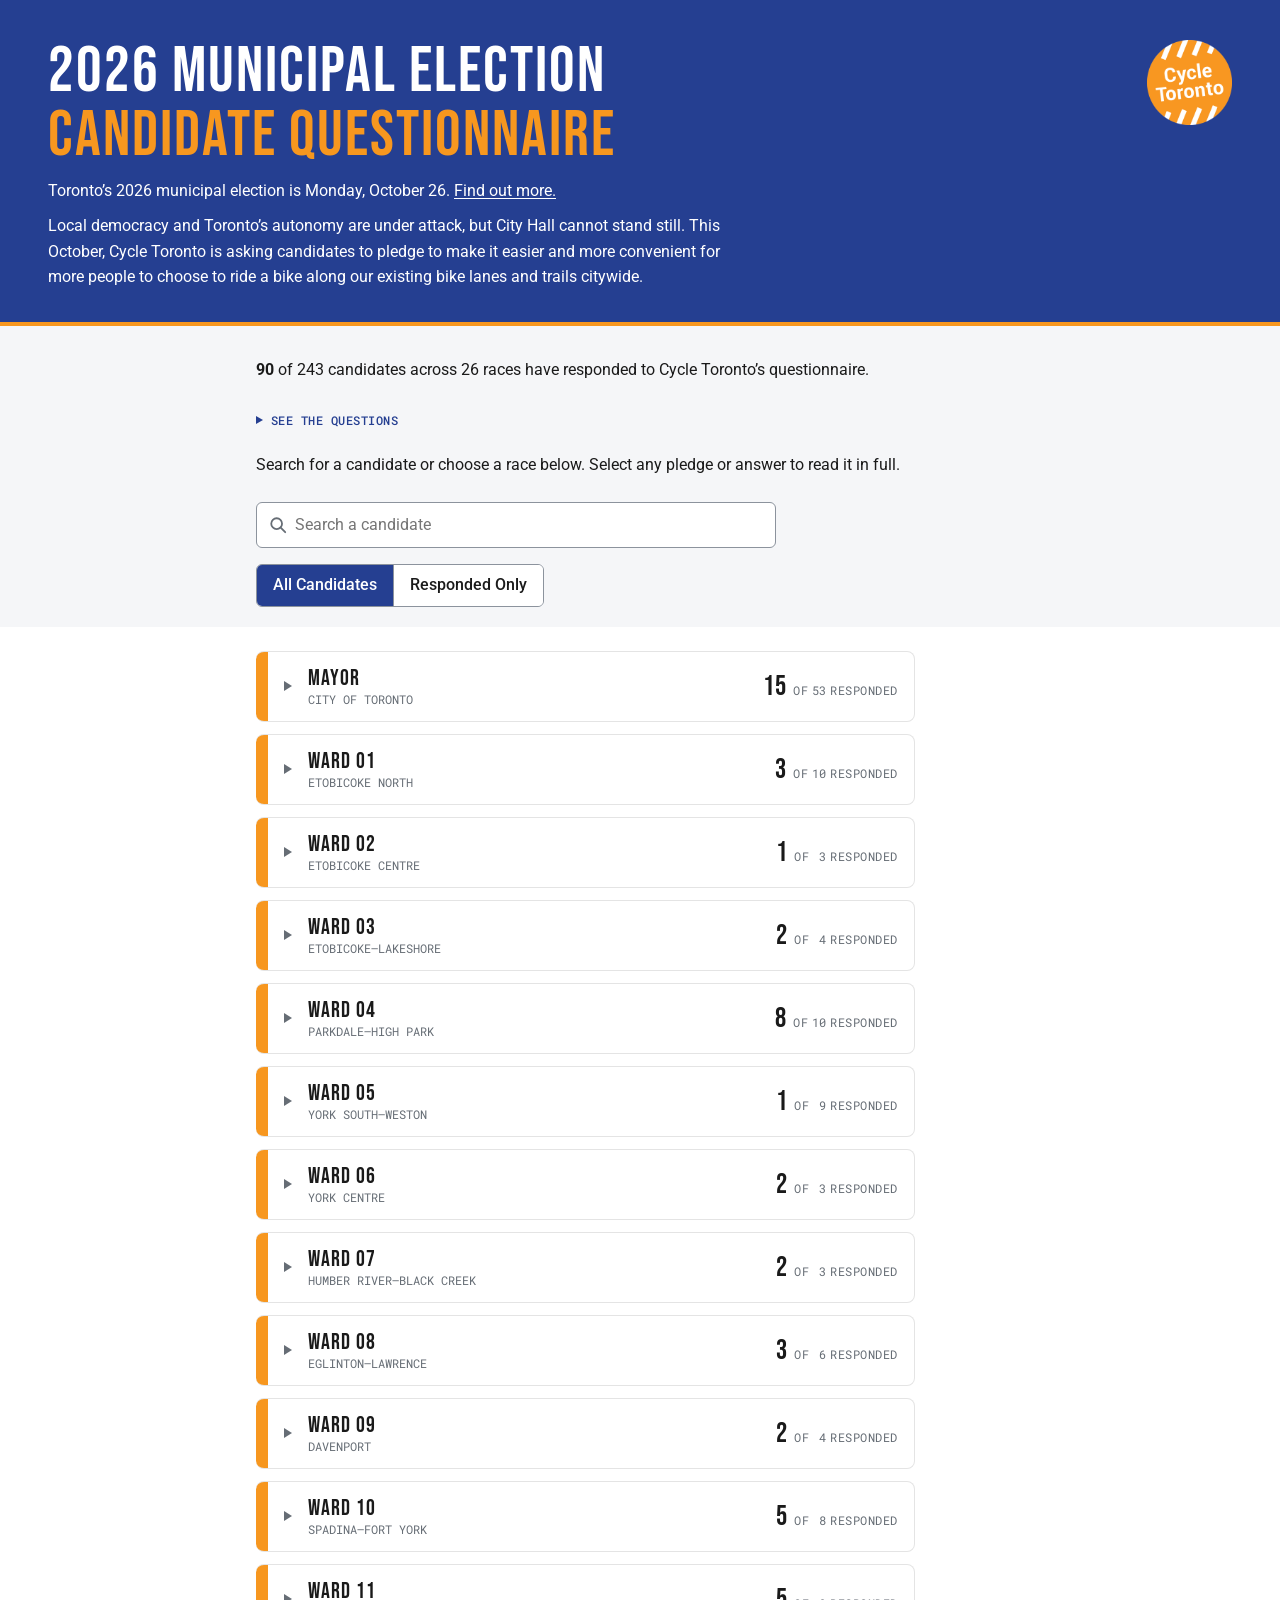
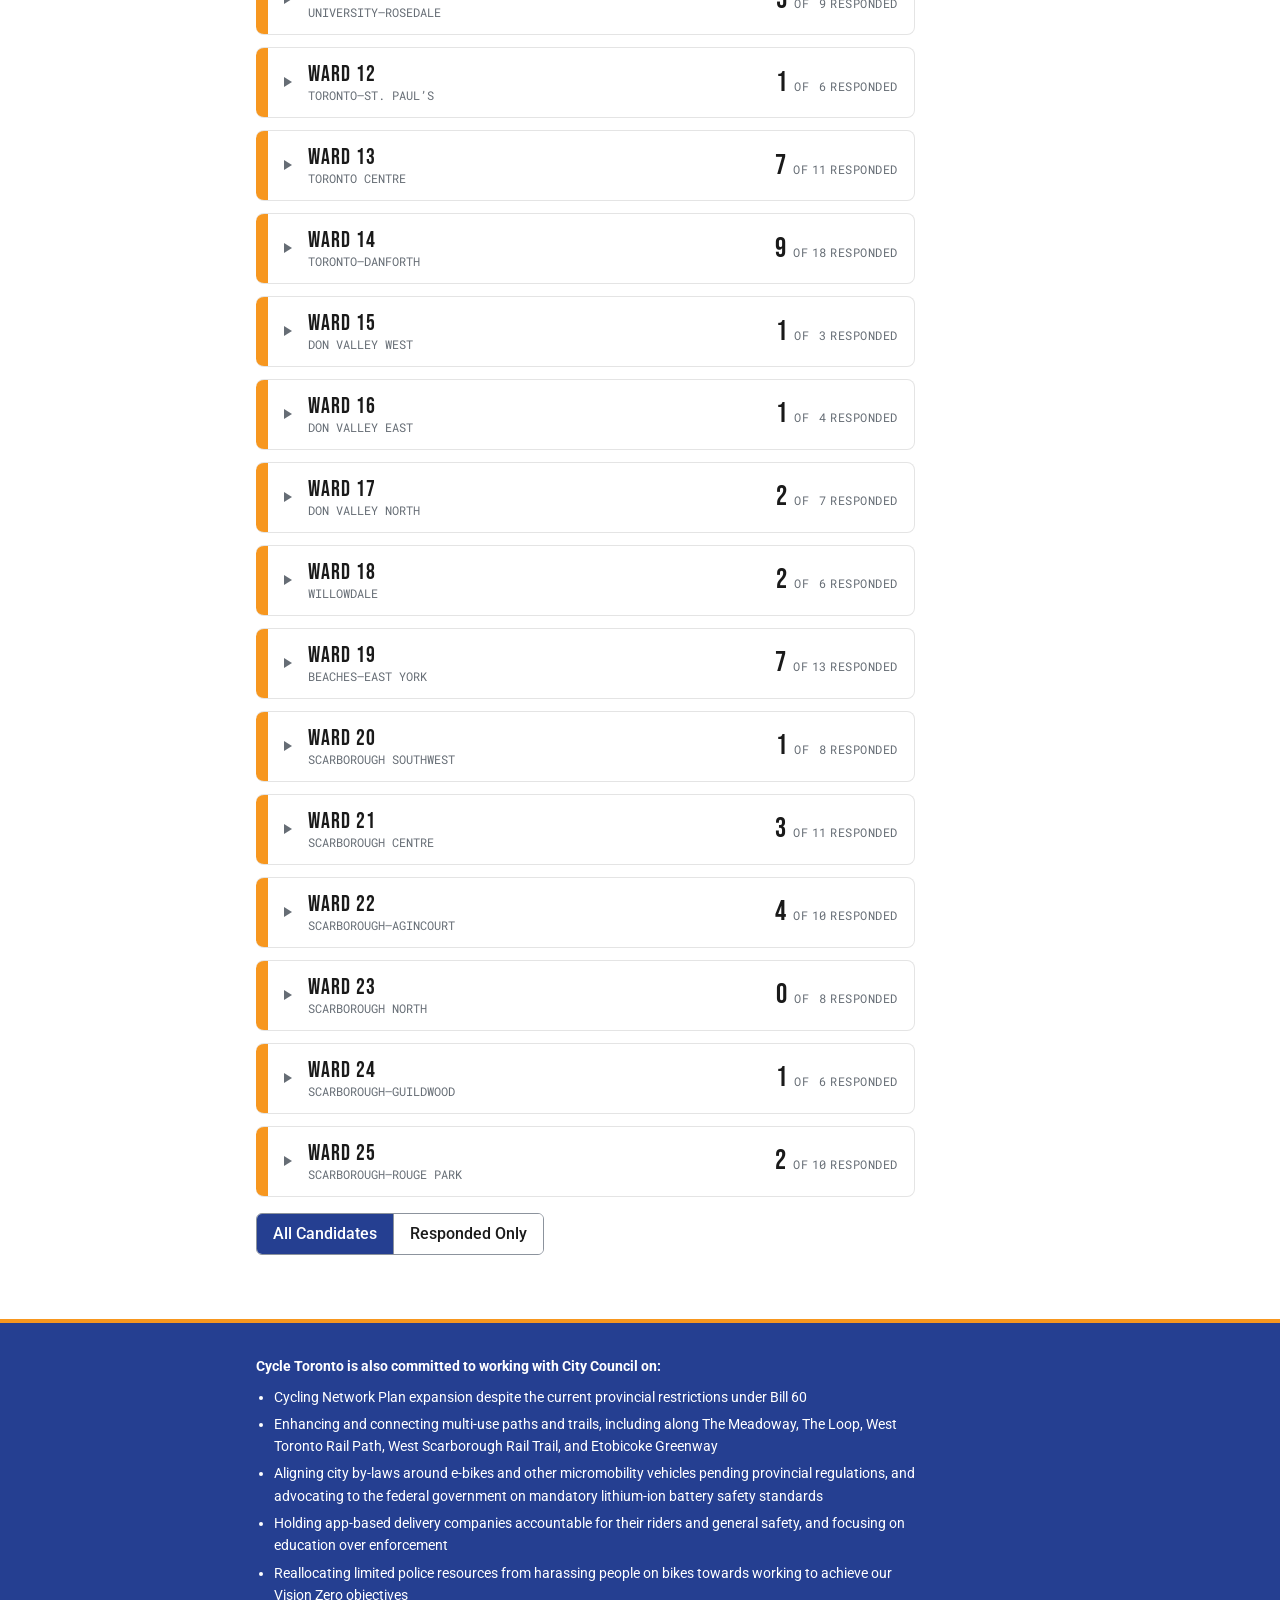
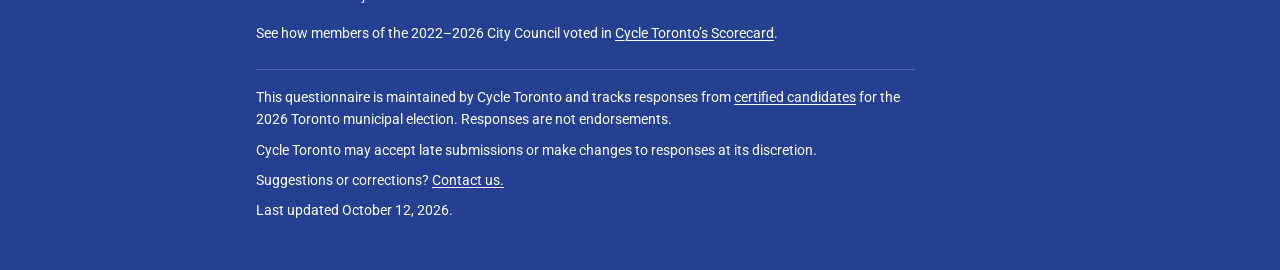
<file: 2026-questionnaire/index.html>
<!DOCTYPE html>
<!--
  DARK MODE: off, to match the scorecard. To let the page follow each visitor's
  dark-mode setting, change data-dark-mode="off" to data-dark-mode="on" below.
-->
<html lang="en" data-dark-mode="off">
<head>
  <meta charset="utf-8">
  <meta name="viewport" content="width=device-width, initial-scale=1, viewport-fit=cover">
  <title>2026 Municipal Election Candidate Questionnaire</title>
  <link rel="preconnect" href="https://fonts.googleapis.com">
  <link rel="preconnect" href="https://fonts.gstatic.com" crossorigin>
  <link rel="stylesheet" href="https://fonts.googleapis.com/css2?family=Bebas+Neue&family=Roboto:wght@400;500;700&family=Roboto+Mono:wght@400;500&display=swap">
  <style>
    /* ---------- Colours and sizes ---------- */

    :root {
      --blue: #253F91;
      --orange: #F7971F;
      --magenta: #B83592;
      --white: #ffffff;

      --page-bg: #ffffff;
      --band-bg: #f5f6f8;
      --surface: #ffffff;
      --surface-alt: #f5f6f8;
      --text: #1a1a1a;
      --text-muted: #666d75;      /* 5.2:1 on white, 4.6:1 on the grey chips */
      --border: #e4e4e4;
      --accent-text: #253F91;
      --ui-blue: #253F91;
      --ui-blue-text: #ffffff;
      --border-strong: #8c939d;   /* search box, view switch, sheet handle (3:1 on white) */
      --focus: #253F91;

      --yes-text: #256A29;
      --yes-bg: rgba(76, 175, 80, 0.15);
      --no-text: #B71C1C;
      --no-bg: rgba(244, 67, 54, 0.15);
      --abstain-text: #555B61;
      --abstain-bg: rgba(128, 136, 142, 0.12);

      --font-body: "Roboto", system-ui, -apple-system, "Segoe UI", Arial, sans-serif;
      --font-display: "Bebas Neue", "Oswald", "Arial Narrow", Impact, sans-serif;
      --font-mono: "Roboto Mono", ui-monospace, Menlo, monospace;
      --size-label: 12px;   /* small uppercase labels */
      --size-small: 14px;   /* secondary text, pop-ups, lists */
      --size-body: 16px;

      --chip-width: 6.2em;
      --logo-size: calc(clamp(36px, 5vw, 64px) * 4 / 3);
      --logo-column: calc(var(--logo-size) + 24px);

      box-sizing: border-box;
      padding-top: env(safe-area-inset-top, 0px);
      padding-bottom: env(safe-area-inset-bottom, 0px);
      color-scheme: light;
    }

    /* Dark colours, used only when <html data-dark-mode="on"> and the visitor's device is in dark mode */
    @media (prefers-color-scheme: dark) {
      :root[data-dark-mode="on"] {
        color-scheme: light dark;
        --page-bg: #12151d;
        --band-bg: #1a1e29;
        --surface: #1a1e29;
        --surface-alt: #222838;
        --text: #eceef2;
        --text-muted: #b4bac6;
        --border: #2e3444;
        --accent-text: #a9b8ea;
        --border-strong: #6f7889;
        --focus: #ffffff;

        --yes-text: #6fcf73;
        --yes-bg: rgba(76, 175, 80, 0.2);
        --no-text: #ff7a70;
        --no-bg: rgba(244, 67, 54, 0.2);
        --abstain-text: #a3aab0;
        --abstain-bg: rgba(128, 136, 142, 0.2);
      }
    }

    /* ---------- Base ---------- */

    *, *::before, *::after { box-sizing: inherit; }

    html {
      background: var(--blue);
      scroll-padding-top: env(safe-area-inset-top, 0px);
    }

    body {
      margin: 0;
      background: var(--page-bg);
      color: var(--text);
      font: 16px/1.55 var(--font-body);
    }

    :focus-visible {
      outline: 2px solid var(--focus);
      outline-offset: 2px;
    }

    .visually-hidden {
      position: absolute;
      width: 1px;
      height: 1px;
      overflow: hidden;
      clip: rect(0 0 0 0);
      white-space: nowrap;
    }

    .page {
      max-width: 800px;
      margin: 0 auto;
      padding: 2rem calc(1rem + var(--logo-column)) 3rem 1rem;
    }

    /* Grey band behind the intro, search and switch (like the scorecard's filter area);
       the races sit on white below it */
    .top-band { background: var(--band-bg); }
    .page-top { padding-bottom: 1.25rem; }
    .page-top .controls { margin-bottom: 0; }
    .page-races { padding-top: 1.5rem; }

    /* ---------- Header ---------- */

    .site-header {
      background: var(--blue);
      color: var(--white);
      border-bottom: 4px solid var(--orange);
    }

    .site-header .inner {
      position: relative;
      padding: 40px 48px 32px;
    }

    .logo {
      position: absolute;
      top: 40px;
      right: 48px;
      display: block;
      line-height: 0;
    }

    .logo img {
      width: auto;
      height: var(--logo-size);
    }

    .site-header h1 {
      margin: 0;
      padding-right: var(--logo-column);
      font-family: var(--font-display);
      font-weight: 400;
      font-size: clamp(36px, 5vw, 64px);
      line-height: 1;
      letter-spacing: 2px;
    }

    .site-header h1 span { color: var(--orange); }

    .lede {
      margin: 10px 0 0;
      max-width: 800px;
      padding-right: var(--logo-column);
      font-size: var(--size-body);
      font-weight: 400;
      line-height: 1.6;
    }

    .lede p { margin: 0 0 0.6em; }
    .lede p:last-child { margin-bottom: 0; }

    .lede a,
    .site-footer a {
      color: var(--white);
      text-decoration: underline;
      text-decoration-thickness: 1px;
      text-underline-offset: 2px;
    }

    .lede a:hover,
    .site-footer a:hover { text-decoration-thickness: 2px; }

    /* ---------- Intro ---------- */

    .intro {
      margin: 0 0 1.5rem;
      font-size: var(--size-body);
    }

    .intro p { margin: 0 0 0.75em; }
    .intro p:last-child { margin-bottom: 0; }


    /* ---------- "See the questions" ---------- */

    .questions-all {
      margin: 0 0 1.25rem;
      border: 0;
      border-radius: 0;
      background: none;
    }

    .questions.questions-all > summary {
      display: inline-flex;
      align-items: center;
      gap: 0.5rem;
      padding: 0.25rem 0;
      font-family: var(--font-mono);
      font-size: var(--size-label);
      font-weight: 500;
      text-transform: uppercase;
      letter-spacing: 0.04em;
    }

    @media (hover: hover) {
      .questions.questions-all > summary:hover { text-decoration: underline; text-underline-offset: 3px; }
    }

    .questions.questions-all > .answer-key,
    .questions.questions-all > ul { padding-left: 0; padding-right: 0; }

    .questions.questions-all > .answer-key { padding-top: 0.5rem; }

    .questions > summary {
      gap: 0.5rem;
      padding: 0.65rem 1rem;
      color: var(--accent-text);
      font-family: var(--font-mono);
      font-size: var(--size-label);
      font-weight: 500;
      text-transform: uppercase;
      letter-spacing: 0.04em;
    }

    .questions > summary::before {
      border-width: 4px 0 4px 7px;
      border-left-color: currentColor;
    }

    .questions > ul {
      margin: 0;
      padding: 0 1rem 0.6rem 2.05rem;
      list-style: none;
      font-size: var(--size-small);
      line-height: 1.5;
    }

    .questions li {
      padding: 0.4rem 0;
      border-top: 1px solid var(--border);
      border-top: 1px solid color-mix(in srgb, var(--accent-text) 20%, transparent);
    }

    .questions li:first-child {
      padding-top: 0;
      border-top: 0;
    }

    .pledge-name {
      display: block;
      margin-right: 0.25rem;
      color: var(--accent-text);
      font-family: var(--font-mono);
      font-size: var(--size-label);
      font-weight: 500;
      text-transform: uppercase;
      letter-spacing: 0.04em;
    }

    .pledge-where {
      margin-left: 0.4rem;
      text-transform: uppercase;
      color: var(--text-muted);
      font-family: var(--font-mono);
      font-size: var(--size-label);
      font-weight: 400;
      letter-spacing: 0.04em;
    }

    .answer-key {
      margin: 0;
      padding: 0 1rem 0.75rem 2.05rem;
      font-size: var(--size-small);
      line-height: 1.5;
    }

    .answer-key ul {
      display: flex;
      flex-wrap: wrap;
      gap: 0.4rem;
      margin: 0.5rem 0 0;
      padding: 0;
      list-style: none;
    }

    .questions .answer-key li {
      padding: 0;
      border: 0;
      line-height: 1.6;
    }

    .answer-key .chip { vertical-align: 1px; }

    /* ---------- Search ---------- */

    .search {
      position: relative;
      max-width: 520px;
      margin: 0 0 1rem;
      scroll-margin-top: calc(env(safe-area-inset-top, 0px) + 12px);
    }

    .search svg {
      position: absolute;
      top: 50%;
      left: 0.8rem;
      transform: translateY(-50%);
      color: var(--text-muted);
      pointer-events: none;
    }

    #search-input {
      width: 100%;
      padding: 0.6rem 0.8rem 0.6rem 2.4rem;
      border: 1px solid var(--border-strong);
      border-radius: 6px;
      background: var(--surface);
      color: var(--text);
      font: inherit;
      font-size: 16px;
      appearance: none;
    }

    #search-input:focus {
      outline: 2px solid var(--focus);
      outline-offset: 2px;
    }

    #search-results {
      position: absolute;
      z-index: 20;
      top: calc(100% + 4px);
      left: 0;
      right: 0;
      max-height: 60vh;
      margin: 0;
      padding: 0.25rem 0;
      overflow: auto;
      list-style: none;
      border: 1px solid var(--border);
      border-radius: 6px;
      background: var(--surface);
      box-shadow: 0 8px 24px rgba(0, 0, 0, 0.12);
    }

    #search-results li {
      display: flex;
      justify-content: space-between;
      align-items: baseline;
      gap: 1rem;
      padding: 0.5rem 0.8rem;
      cursor: pointer;
    }

    #search-results li[aria-selected="true"],
    #search-results li:hover { background: var(--surface-alt); }

    #search-results mark {
      background: none;
      color: inherit;
      font-weight: 700;
    }

    .result-race {
      color: var(--text-muted);
      font-family: var(--font-mono);
      font-size: var(--size-label);
      text-transform: uppercase;
      white-space: nowrap;
    }

    #search-results .no-match {
      color: var(--text-muted);
      font-style: italic;
      cursor: default;
    }

    /* ---------- All Candidates / Responded Only ---------- */

    .controls {
      display: flex;
      flex-wrap: wrap;
      align-items: center;
      gap: 0.75rem 1.25rem;
      margin-bottom: 1rem;
    }

    .controls-bottom { margin: 1rem 0; }

    .view-switch {
      display: inline-flex;
      overflow: hidden;
      border: 1px solid var(--border-strong);
      border-radius: 6px;
    }

    .view-switch button {
      padding: 0.5rem 1rem;
      border: 0;
      border-radius: 0;
      background: var(--surface);
      color: var(--text);
      font: inherit;
      font-weight: 500;
      cursor: pointer;
    }

    .view-switch button + button { border-left: 1px solid var(--border-strong); }

    .view-switch button[aria-checked="true"] {
      background: var(--ui-blue);
      color: var(--ui-blue-text);
    }

    .view-switch button[data-view="responded"][aria-checked="true"] {
      background: var(--magenta);
      color: #fff;
    }

    .view-switch button:focus-visible {
      outline: 2px solid var(--focus);
      outline-offset: -4px;
    }

    @media (hover: hover) {
      .view-switch button[aria-checked="false"]:hover { background: var(--surface-alt); }
    }

    /* ---------- Data warning (only shown if a line can't be read) ---------- */

    #data-warning {
      margin: 0 0 1rem;
      padding: 0.6rem 0.8rem;
      border: 1px solid #e0b400;
      border-radius: 6px;
      background: #fff8d6;
      color: #5c4a00;
      font-size: var(--size-small);
    }

    #data-warning ul {
      margin: 0.3rem 0 0;
      padding-left: 1.1rem;
    }

    /* ---------- Races ---------- */

    #races { overflow-anchor: none; }

    details {
      margin-bottom: 0.75rem;
      overflow: hidden;
      overflow: clip;
      border: 1px solid var(--border);
      border-radius: 8px;
      background: var(--surface);
      scroll-margin-top: calc(env(safe-area-inset-top, 0px) + 12px);
    }

    /* The race's coloured stripe is painted as a background (not a border)
       so an open comment can sit over it */
    #races > details {
      --stripe: var(--orange);
      padding-left: 12px;
      border-left: 0;
      background: linear-gradient(to right, var(--stripe) 12px, var(--surface) 12px);
    }

    #races > details[open] { --stripe: var(--ui-blue); }
    #races.responded-only > details[open] { --stripe: var(--magenta); }

    summary {
      display: flex;
      align-items: center;
      gap: 1rem;
      padding: 0.8rem 1rem;
      list-style: none;
      font-weight: 700;
      cursor: pointer;
    }

    summary::-webkit-details-marker { display: none; }

    /* Every toggle uses the scorecard's ▶, which turns to point down when open */
    summary::before {
      content: "";
      flex: none;
      width: 0;
      height: 0;
      border-style: solid;
      border-width: 5px 0 5px 8px;
      border-color: transparent transparent transparent var(--text-muted);
      transition: transform 0.15s;
    }

    details[open] > summary::before { transform: rotate(90deg); }

    .race-name {
      flex: 1;
      font-family: var(--font-display);
      font-size: 22px;
      font-weight: 400;
      line-height: 1;
      letter-spacing: 1px;
    }

    .race-area {
      display: block;
      margin-top: 3px;
      color: var(--text-muted);
      font-family: var(--font-mono);
      font-size: var(--size-label);
      text-transform: uppercase;
      letter-spacing: 0;
    }

    .count {
      display: inline-flex;
      justify-content: flex-end;
      align-items: baseline;
      gap: 0.3em;
      color: var(--text-muted);
      font-family: var(--font-mono);
      font-size: var(--size-label);
      font-weight: 400;
      text-transform: uppercase;
      letter-spacing: 0.04em;
      white-space: nowrap;
    }

    .count b {
      display: inline-block;
      min-width: 1.05em;
      margin-right: 0.15rem;
      color: var(--text);
      font-family: var(--font-display);
      font-size: 28px;
      font-weight: 400;
      font-variant-numeric: tabular-nums;
      letter-spacing: 0.04em;
      text-align: right;
      vertical-align: -0.12em;
    }

    .count-total {
      display: inline-block;
      min-width: 2ch;
      text-align: right;
    }

    .race-body { border-top: 1px solid var(--border); }

    .race-empty {
      margin: 0;
      padding: 1rem;
      color: var(--text-muted);
    }

    /* ---------- Candidate table ---------- */

    table {
      width: 100%;
      border-collapse: collapse;
      table-layout: fixed;
      font-size: var(--size-small);
    }

    th, td {
      padding: 0.55rem 0.3rem;
      border-bottom: 1px solid var(--border);
      text-align: center;
    }

    th:first-child { width: 26%; }

    th:first-child, td:first-child {
      min-width: 11rem;
      padding-left: 0.6rem;
      padding-right: 0.6rem;
      text-align: left;
    }

    th {
      color: var(--text-muted);
      font-family: var(--font-mono);
      font-size: var(--size-label);
      font-weight: 500;
      text-transform: uppercase;
      letter-spacing: 0.04em;
      vertical-align: bottom;
    }

    thead th {
      position: sticky;
      top: env(safe-area-inset-top, 0px);
      z-index: 3;
      background: var(--surface);
      box-shadow: inset 0 -1px 0 var(--border);
    }

    tbody tr:last-child td { border-bottom: 0; }

    /* pledge names are blue like the other things you can tap */
    .pledge-heading {
      padding: 0;
      border: 0;
      background: none;
      color: var(--accent-text);
      font: inherit;
      text-transform: inherit;
      letter-spacing: inherit;
      text-underline-offset: 3px;
      cursor: pointer;
    }

    .pledge-heading:hover,
    .pledge-heading[aria-expanded="true"] { text-decoration: underline; }

    .pledge-heading:focus-visible {
      outline: 2px solid var(--focus);
      outline-offset: 2px;
    }

    /* Desktop: answers line up with the name, and "NAME COMMENTED" stays on one line
       (running under the answers), so opening a comment never changes the row's height */
    @media (min-width: 761px) {
      .candidate td { vertical-align: top; }
      .candidate td .chip { margin-top: 1px; }
      .candidate td:first-child .comment-toggle { white-space: nowrap; }

      /* keep an open comment close to the answers above it */
      .candidate.has-comment:has(+ .comment:not([hidden])) td { padding-bottom: 0.4rem; }
    }

    .candidate { scroll-margin-top: calc(env(safe-area-inset-top, 0px) + 80px); }
    .candidate:not(.no-reply) > td:first-child { font-weight: 700; }
    .candidate.no-reply td:first-child { color: var(--text-muted); }

    td[data-pledge] { cursor: pointer; }

    .no-answer { color: var(--text-muted); }

    .no-response {
      color: var(--abstain-text);
      font-size: var(--size-label);
      text-align: center !important;
    }

    .no-response span {
      display: block;
      margin: 0 10px;
      padding: 0.15rem 0.5rem;
      border-radius: 3px;
      background: var(--abstain-bg);
      font-family: var(--font-mono);
      font-weight: 500;
      text-transform: uppercase;
      letter-spacing: 0.04em;
    }

    .no-candidates {
      padding: 1rem !important;
      color: var(--text-muted);
      font-style: italic;
      text-align: center !important;
    }

    #races.responded-only .candidate.no-reply,
    #races.responded-only .candidate.no-reply + .comment { display: none; }

    .candidate.is-found { animation: found 2.4s ease-out; }

    @keyframes found {
      0%, 40% {
        background: rgba(247, 151, 31, 0.28);
        background: color-mix(in srgb, var(--orange) 28%, transparent);
      }
      100% { background: transparent; }
    }

    /* ---------- Answer chips ---------- */

    .chip {
      box-sizing: border-box;
      display: inline-block;
      width: var(--chip-width);
      max-width: 100%;
      padding: 0.15rem 0.2rem;
      border-radius: 3px;
      font-family: var(--font-mono);
      font-size: var(--size-label);
      font-weight: 500;
      text-align: center;
      text-transform: uppercase;
      letter-spacing: 0.04em;
    }

    td .chip {
      overflow: hidden;
      white-space: nowrap;
    }

    .chip-yes { background: var(--yes-bg); color: var(--yes-text); }
    .chip-no { background: var(--no-bg); color: var(--no-text); }
    .chip-abstain { background: var(--abstain-bg); color: var(--abstain-text); }

    /* ---------- Comments ---------- */

    /* Closed: a blue "COMMENTS" link. Open: a grey "NAME COMMENTED" heading.
       The padding gives a finger-sized tap area; the negative margins cancel it out visually. */
    .comment-toggle {
      display: inline-block;
      margin: calc(0.25rem - 0.6rem) -0.6rem -0.6rem;
      padding: 0.6rem;
      border: 0;
      background: none;
      color: var(--accent-text);
      font-family: var(--font-mono);
      font-size: var(--size-label);
      font-weight: 500;
      line-height: 1.4;
      text-align: left;
      text-transform: uppercase;
      letter-spacing: 0.04em;
      cursor: pointer;
    }

    @media (hover: hover) {
      .comment-toggle[aria-expanded="false"]:hover span { text-decoration: underline; text-underline-offset: 3px; }
    }


    .comment-toggle::before {
      content: "";
      display: inline-block;
      width: 0;
      height: 0;
      margin: 0 0.5rem 0.05rem 0;
      border-style: solid;
      border-width: 4px 0 4px 7px;
      border-color: transparent transparent transparent currentColor;
      transition: transform 0.15s;
    }

    .comment-toggle[aria-expanded="true"]::before { transform: rotate(90deg); }

    .candidate td:first-child .comment-toggle { display: table; }

    /* the phone-card copy of the toggle sits after the answers */
    td.comment-link { display: none; }

    .candidate.has-comment td { border-bottom-color: transparent; }
    .candidate.has-comment:has(+ .comment[hidden]) td { border-bottom-color: var(--border); }

    .comment td {
      position: relative;
      padding: 0 0.6rem 0.8rem;
      text-align: left;
    }

    /* no stripe alongside an open comment */
    .comment td::before {
      content: "";
      position: absolute;
      top: 0;
      bottom: -1px;
      left: -12px;
      width: 12px;
      background: var(--surface);
      box-shadow: inset 1px 0 0 var(--border);   /* keep the card's outline */
    }

    .comment-box {
      padding: 0.75rem 0.9rem;
      border: 1px solid var(--border);
      border-radius: 6px;
      background: var(--surface);
      cursor: pointer;
    }

    .comment p {
      max-width: 70ch;
      margin: 0;
      line-height: 1.6;
      white-space: pre-line;
    }


    /* ---------- Pledge pop-up ---------- */

    #pledge-popup {
      position: absolute;
      z-index: 30;
      max-width: min(340px, calc(100vw - 24px));
      padding: 0.7rem 0.85rem 0.8rem;
      border: 1px solid var(--border);
      border-top: 4px solid var(--ui-blue);
      border-radius: 6px;
      background: var(--surface);
      color: var(--text);
      box-shadow: 0 10px 28px rgba(0, 0, 0, 0.18);
      font-size: var(--size-small);
      line-height: 1.5;
    }

    .popup-title {
      display: block;
      margin-bottom: 0.2rem;
      color: var(--accent-text);
      font-family: var(--font-mono);
      font-size: var(--size-label);
      font-weight: 500;
      text-transform: uppercase;
      letter-spacing: 0.04em;
    }

    .popup-close {
      position: absolute;
      top: 0.3rem;
      right: 0.4rem;
      padding: 0.2rem;
      border: 0;
      background: none;
      color: var(--text-muted);
      font-size: 18px;
      line-height: 1;
      cursor: pointer;
    }

    .popup-answer {
      display: flex;
      flex-wrap: wrap;
      align-items: center;
      gap: 0.35rem 0.4rem;
      margin-top: 0.6rem;
      padding-top: 0.55rem;
      border-top: 1px solid var(--border);
    }

    .popup-answer strong { font-weight: 700; }
    .popup-answer .chip {
      width: auto;
      padding: 0.15rem 0.5rem;
    }
    .popup-answer em { font-style: italic; }

    /* On phones the pop-up becomes a panel that slides up from the bottom */

    #pledge-backdrop {
      position: fixed;
      inset: 0;
      z-index: 29;
      background: rgba(0, 0, 0, 0.35);
      opacity: 0;
      transition: opacity 0.2s;
    }

    #pledge-backdrop.is-visible { opacity: 1; }

    #pledge-popup.as-sheet {
      cursor: pointer;
      position: fixed;
      top: auto;
      left: 0;
      right: 0;
      bottom: 0;
      max-width: none;
      max-height: 75vh;
      overflow-y: auto;
      /* left/right line up with the text inside the race cards */
      padding: 1.6rem calc(21px + 0.85rem) calc(4.5rem + env(safe-area-inset-bottom, 0px)) calc(33px + 0.85rem);
      border: 0;
      border-top: 4px solid var(--ui-blue);
      border-radius: 14px 14px 0 0;
      box-shadow: 0 -8px 28px rgba(0, 0, 0, 0.25);
      font-size: var(--size-body);
      transform: translateY(100%);
      transition: transform 0.22s ease-out;
    }

    #pledge-popup.as-sheet.is-visible { transform: translateY(0); }

    #pledge-popup.as-sheet::before {
      content: "";
      position: absolute;
      top: 0.55rem;
      left: 50%;
      width: 2.5rem;
      height: 4px;
      margin-left: -1.25rem;
      border-radius: 2px;
      background: var(--border-strong);
    }

    #pledge-popup.as-sheet .popup-title { font-size: var(--size-label); }

    #pledge-popup.as-sheet .popup-close {
      top: 0.6rem;
      right: calc(21px + 0.85rem - 0.4rem);
      font-size: 22px;
    }

    /* ---------- Footer ---------- */

    .site-footer {
      background: var(--blue);
      color: var(--white);
      border-top: 4px solid var(--orange);
      font-size: var(--size-small);
      font-weight: 400;
      line-height: 1.6;
    }

    .site-footer .inner {
      max-width: 800px;
      margin: 0 auto;
      padding: 2rem calc(1rem + var(--logo-column)) 2.5rem 1rem;
    }

    .site-footer h2 {
      margin: 0 0 0.5rem;
      font-size: var(--size-small);
      font-weight: 700;
      line-height: 1.6;
    }

    .site-footer ul {
      margin: 0;
      padding-left: 1.1rem;
    }

    .site-footer li { margin: 0.3rem 0; }

    .footer-scorecard { margin: 1rem 0 0; }

    .footer-notes {
      margin-top: 1.5rem;
      padding-top: 1rem;
      border-top: 1px solid rgba(255, 255, 255, 0.2);
    }

    .footer-notes p { margin: 0 0 0.5rem; }

    #recent-changes {
      margin: 0.25rem 0 0.5rem;
      padding: 0.6rem 0.8rem;
      border: 1px solid rgba(255, 255, 255, 0.25);
      border-radius: 6px;
      background: rgba(255, 255, 255, 0.06);
    }

    #recent-changes p {
      margin: 0 0 0.2rem;
      font-weight: 700;
    }

    #recent-changes li { margin: 0.15rem 0; }

    /* ---------- Phones and small tablets ---------- */

    @media (max-width: 760px) {
      :root { --logo-column: 0px; }

      .page { padding: 16px 20px 2.5rem; }
      .page-top { padding-bottom: 1rem; }
      .page-races { padding-top: 1rem; }

      /* tighter spacing above the races so the first one shows sooner */
      .intro { margin-bottom: 0.85rem; }
      .questions-all { margin-bottom: 0.85rem; }
      .search { margin-bottom: 0.6rem; }
      .controls { margin-bottom: 0.75rem; }
      .site-header .inner { padding: 24px 20px 20px; }
      .site-footer .inner { padding: 24px 20px 2rem; }

      .logo { top: 24px; right: 20px; }
      .logo img { height: 48px; }

      .site-header h1 {
        padding-right: 60px;
        font-size: min(36px, calc((100vw - 150px) / 8.2));
      }

      .questions > summary { padding: 0.65rem 0.85rem; }
      .questions > ul { padding: 0 0.85rem 0.5rem; }
      .answer-key { padding: 0 0.85rem 0.75rem; }

      .controls { gap: 0.5rem; }

      .view-switch {
        display: grid;
        grid-template-columns: 1fr 1fr;
        width: 100%;
      }

      summary { gap: 0.6rem; padding: 0.75rem 0.85rem; }
      .race-name { min-width: 0; white-space: nowrap; }
      .race-area { white-space: normal; }
      .count { font-size: var(--size-label); }
      .count b { font-size: 1.3rem; }

      /* The table becomes one card per candidate */
      table, tbody {
        display: block;
        width: 100%;
      }

      thead {
        position: absolute;
        width: 1px;
        height: 1px;
        overflow: hidden;
        clip: rect(0 0 0 0);
      }

      .candidate {
        display: grid;
        grid-template-columns: repeat(2, minmax(0, 17rem));
        gap: 0.4rem 0.6rem;
        padding: 0.8rem 0.85rem;
        border-bottom: 1px solid var(--border);
      }

      .candidate td {
        position: static;
        display: flex;
        justify-content: space-between;
        align-items: center;
        gap: 0.5rem;
        min-width: 0;
        padding: 0;
        border: 0;
        text-align: left;
      }

      .candidate td:first-child {
        grid-column: 1 / -1;
        min-width: 0;
        margin-bottom: 0.1rem;
        padding: 0;
        font-size: var(--size-body);
      }

      /* Each pledge and its answer sit together in a rounded grey tile you can tap */
      .candidate td[data-label] {
        justify-content: space-between;
        align-items: center;
        padding: 0.3rem 0.35rem 0.3rem 0.6rem;
        border-radius: 6px;
        background: var(--surface-alt);
        cursor: pointer;
      }

      @media (hover: hover) {
        .candidate td[data-label]:hover { background: var(--border); }
      }

      .candidate td[data-label]::before {
        content: attr(data-label);
        flex: 1;
        min-width: 0;
        padding-top: 0.1em;   /* optically centres the capitals beside the chip */
        color: var(--accent-text);
        font-family: var(--font-mono);
        font-size: var(--size-label);
        font-weight: 500;
        line-height: 1.25;
        text-transform: uppercase;
        letter-spacing: 0.04em;
      }

      .candidate td .chip {
        flex: none;
        height: 1.5rem;
        padding-top: 0;
        padding-bottom: 0;
        line-height: 1.5rem;
      }

      .candidate.no-reply {
        display: flex;
        justify-content: space-between;
        align-items: baseline;
        gap: 1rem;
        padding-bottom: 0.8rem;
      }

      .candidate.no-reply td:first-child { margin: 0; }

      .candidate td:first-child .comment-toggle { display: none; }

      .candidate td.comment-link {
        display: flex;
        grid-column: 1 / -1;
        margin-top: 0.35rem;
      }
      .candidate.no-reply .no-response { flex: none; }

      .no-response span {
        display: inline-block;
        margin: 0;
        padding: 0;
        background: none;
      }

      .candidate.has-comment:has(+ .comment:not([hidden])) { border-bottom: 0; }

      .comment:not([hidden]) {
        display: block;
        border-bottom: 1px solid var(--border);
      }

      .comment td {
        display: block;
        padding: 0 0.85rem 0.85rem;
      }

      tbody tr:last-child { border-bottom: 0; }
    }

    /* Narrow phones: one answer per line */
    @media (max-width: 439px) {
      .candidate:not(.no-reply) {
        grid-template-columns: 1fr;
        padding-bottom: 0.8rem;
      }

      .candidate td.comment-link { margin-top: 0.1rem; }
    }


    @media (max-width: 360px) {
      summary { gap: 0.4rem; padding-left: 0.6rem; padding-right: 0.6rem; }
      .count { font-size: 11px; }
      .count b { font-size: 1.4rem; }
    }

    /* No sliding or turning animations for people who've asked for less motion */
    @media (prefers-reduced-motion: reduce) {
      summary::before,
      .comment-toggle::before,
      #pledge-popup.as-sheet,
      #pledge-backdrop { transition: none; }
    }
  </style>
</head>
<body>
  <header class="site-header">
    <div class="inner">
      <a class="logo" href="https://www.cycleto.ca" target="_blank" rel="noopener">
        <img src="[data-uri]" alt="Cycle Toronto" width="120" height="120">
      </a>
      <h1>2026 MUNICIPAL ELECTION<br><span>CANDIDATE QUESTIONNAIRE</span></h1>
      <div class="lede">
        <p>Toronto’s 2026 municipal election is Monday, October 26. <a href="https://www.toronto.ca/city-government/elections/" target="_blank" rel="noopener">Find out more.</a></p>
        <p>Local democracy and Toronto’s autonomy are under attack, but City Hall cannot stand still. This October, Cycle Toronto is asking candidates to pledge to make it easier and more convenient for more people to choose to ride a bike along our existing bike lanes and trails citywide.</p>
      </div>
    </div>
  </header>

  <main>
  <div class="top-band">
  <div class="page page-top">
    <div class="intro">
      <p id="response-count"></p>
    </div>

    <details class="questions questions-all">
      <summary>See the questions</summary>
      <div class="answer-key"></div>
      <ul id="all-questions-list"></ul>
    </details>

    <div class="intro">
      <p>Search for a candidate or choose a race below. Select any pledge or answer to read it in full.</p>
    </div>

    <div class="search">
      <label for="search-input" class="visually-hidden">Search a candidate</label>
      <svg aria-hidden="true" viewBox="0 0 20 20" width="18" height="18">
        <circle cx="8.5" cy="8.5" r="6" fill="none" stroke="currentColor" stroke-width="2"/>
        <path d="M13 13l5 5" stroke="currentColor" stroke-width="2" stroke-linecap="round"/>
      </svg>
      <input id="search-input" type="search" placeholder="Search a candidate" autocomplete="off" spellcheck="false"
             role="combobox" aria-expanded="false" aria-controls="search-results" aria-autocomplete="list">
      <ul id="search-results" role="listbox" hidden></ul>
    </div>

    <div class="controls">
      <div class="view-switch" role="radiogroup" aria-label="Show">
        <button type="button" role="radio" data-view="all" aria-checked="true">All Candidates</button>
        <button type="button" role="radio" data-view="responded" aria-checked="false">Responded Only</button>
      </div>
    </div>

  </div>
  </div>

  <div class="page page-races">
    <div id="data-warning" role="status" hidden></div>
    <div id="races"></div>

    <div class="controls controls-bottom">
      <div class="view-switch" role="radiogroup" aria-label="Show">
        <button type="button" role="radio" data-view="all" aria-checked="true">All Candidates</button>
        <button type="button" role="radio" data-view="responded" aria-checked="false">Responded Only</button>
      </div>
    </div>
  </div>
  </main>

  <footer class="site-footer">
    <div class="inner">
      <h2>Cycle Toronto is also committed to working with City Council on:</h2>
      <ul>
        <li>Cycling Network Plan expansion despite the current provincial restrictions under Bill 60</li>
        <li>Enhancing and connecting multi-use paths and trails, including along The Meadoway, The Loop, West Toronto Rail Path, West Scarborough Rail Trail, and Etobicoke Greenway</li>
        <li>Aligning city by-laws around e-bikes and other micromobility vehicles pending provincial regulations, and advocating to the federal government on mandatory lithium-ion battery safety standards</li>
        <li>Holding app-based delivery companies accountable for their riders and general safety, and focusing on education over enforcement</li>
        <li>Reallocating limited police resources from harassing people on bikes towards working to achieve our Vision Zero objectives</li>
      </ul>
      <p class="footer-scorecard">See how members of the 2022–2026 City Council voted in <a href="https://www.cycleto.ca/2026scorecard" target="_blank" rel="noopener">Cycle Toronto’s Scorecard</a>.</p>
      <div class="footer-notes">
        <p>This questionnaire is maintained by Cycle Toronto and tracks responses from <a href="https://www.toronto.ca/city-government/elections/candidate-list/" target="_blank" rel="noopener">certified candidates</a> for the 2026 Toronto municipal election. Responses are not endorsements.</p>
        <p>Cycle Toronto may accept late submissions or make changes to responses at its discretion.</p>
        <p>Suggestions or corrections? <a href="https://www.cycleto.ca/contact-us" target="_blank" rel="noopener">Contact us.</a></p>
        <p>Last updated <span id="last-updated"></span>.</p>
        <div id="recent-changes" hidden></div>
      </div>
    </div>
  </footer>

<!--
  CANDIDATE DATA
  This is the only part that needs editing when responses come in.

  One candidate per line:

      Race | Last name, First name | answer | answer | ... | comment

  Race       Mayor, or Ward 1 to Ward 25 ("Ward 04" also works).
  Answers    Yes, No or Abstain. "I choose not to respond" and "Skip" also work,
             and capitals don't matter. Leave the answers off entirely for
             someone who hasn't responded.
  Order      Mayor and most wards (5 answers):
               Preserve! | Rebuild! | Upgrade! | Bike Share! | Safe & Passable!
             Ward 4 adds a sixth: High Park!
             Ward 14 adds a sixth: Logan & Jones!
             Wards 5, 8, 9, 12, 15, 16, 20 and 21 add a sixth: Eglinton!
  Comment    Optional. Everything after the last answer. Type \n for a line
             break. Quotes, apostrophes and | are fine.

  Lines starting with # are ignored, and blank lines are fine.
  The page sorts candidates and counts responses on its own.

  Examples:
      Ward 23 | Myers, Jamaal
      Ward 23 | Myers, Jamaal | Yes | Yes | Yes | Yes | Yes
      Ward 4  | Lastname, Firstname | Yes | Yes | No | Yes | Yes | Yes | Comment text…

  UPDATED sets the "Last updated" date in the footer. Each NOTE line appears
  under it as a recent change. Delete old notes whenever you like.
-->
<script type="text/plain" id="candidate-data">
UPDATED: October 12, 2026
Mayor | Abdulkadir, Imad
Mayor | Abdulsalam, Bahira | Yes | Yes | Yes | Yes | Yes | As a structural engineer, I judge a street the way I judge any structure: does it keep people safe, does it last, and does it give the public value for its money? Protected bike lanes pass all three tests.\n\nResearch on Toronto and Vancouver streets found separated cycle tracks carry roughly one-ninth the injury risk of busy streets with no bike facility. Fewer conflicts make streets safer for drivers and pedestrians too. That is why I will defend the lanes on Bloor, Yonge and University. Ripping out infrastructure that works, then paying to rebuild it, is wasted public money.\n\nNo new contracts, no blank cheques. I will not hand out new contracts for bike lanes. Upgrades to permanent concrete will be built into road and watermain reconstruction the city has already scheduled and funded, starting with the highest-risk corridors. I will strengthen the city's own crews, so public work is done by public workers, accountable to the public.\n\nA network, not fragments. I will close the gaps, especially in Scarborough, Etobicoke and North York, where residents have the fewest safe options, and link trails like The Meadoway and the West Toronto Rail Path to transit.\n\nCycling as part of transit. Fare-free TTC makes Bike Share the natural first and last kilometre. I will grow it where it fills transit gaps, not only downtown.\n\nSafe all year. Bike lanes cleared in winter with the same priority as roads, protected detours around construction, and action against vehicles blocking lanes. Police time belongs on Vision Zero priorities, not ticketing people on bikes.\n\nDelivery riders are workers. App companies must answer for safe equipment, certified batteries and fair pay. I will press Ottawa for mandatory lithium-ion battery standards.\n\nI will consult affected communities before any major street change. Streets are for people, all of them.
Mayor | Alexander, Chris
Mayor | Atkinson, Jamie | No | No | No | Yes | No | I support cycling as an important part of Toronto’s transportation system, but I do not believe every street should be designed according to the same formula.\n\nOver the next term, I want Toronto to become much better at measuring how our streets actually work. We should look at people moved per hour, the amount of street space each mode requires, travel time and speed, peak and off-peak use, seasonal use, safety, transit, emergency access and accessibility.\n\nA bicycle can move a person using remarkably little street space, and where cycling volumes justify dedicated infrastructure, we should build safe, well-connected routes and maintain them properly year-round. I also support expanding Bike Share and better connecting cycling with transit.\n\nBut cycling cannot meet every transportation need. Seniors, people with disabilities, families, tradespeople, delivery workers and people travelling longer distances may depend on other modes. Our streets have to work for them too.\n\nThat is why I would not automatically convert every quick-build lane into permanent poured concrete or commit in advance to preserving every existing design regardless of how the corridor performs.\n\nInstead, I want Toronto to use better street design, protected infrastructure where appropriate, improved intersections, visibility and signalling, connected trails and multi-use paths, and new technology that makes vulnerable road users easier to see and protect.\n\nFor major corridors, I want Toronto to start asking a simple question: **How many people does each metre of street space move, and how long does it take them to get where they are going?**\n\nThe goal should not be more bike lanes or fewer bike lanes. It should be a safer, more accessible and more effective transportation system for everyone.
Mayor | Bradford, Brad
Mayor | Brown, Darrell | Yes | Yes | Abstain | Yes | Yes | We have to balance the bike lane design with AODA principles and protection of persons with disabilities. I don't want "poured in concrete" to be interpreted as raised bike lanes that parallel sidewalks as this has been raised as a safety concern for people with mobility issues. It is a question of optimizing the design to meet both the interests of cyclists and persons with disabilities.
Mayor | Buffey, Brian
Mayor | Chow, Braeden | Abstain | Abstain | Abstain | Abstain | Yes | Not to happy with the city bikes, i know they can be much better.. I chose prefer not to say for some answers because a lot has to be evaluated and i believe there is room for a completely new approach. I am an avid cyclist.
Mayor | Chow, Olivia | Yes | Yes | Yes | Yes | Yes
Mayor | Choy, Logan
Mayor | Clarke, Kevin | Yes | Yes | Yes | Yes | Yes | safe streets and roadways for all users of our roads and cycle paths in the city of toronto
Mayor | Collins, Paul
Mayor | Cruze, Alex
Mayor | Curto, Roberto | Yes | Yes | Yes | Yes | Yes | Bike lanes help make Toronto safer and more vibrant, and give people another way to get around, which can help reduce congestion. I would prioritize keeping the lanes we have safe and passable year-round, including through winter maintenance and construction. I’m cautious about promising new on-street lanes while the provincial government can override the City’s decisions and remove infrastructure we’ve paid to build. I’ll keep working to connect the cycling network and push for Toronto to regain control over its own streets.
Mayor | Dean, Laura | Yes | Yes | No | Yes | Yes | I won Cycle Toronto’s Volunteer of the Year award in 2017 for my cycling advocacy, including a campaign to make the Bloor Street bike lane permanent. In my opinion, not all of the quick-build bike lanes need to be upgraded to include concrete barriers, especially given other pressing city priorities like getting transit moving. If the province removes parts of the bike lanes, they should be rebuilt to ensure the design is more acceptable to the local community (i.e. Etobicoke Lakeshore) to alleviate the ongoing and unnecessary culture war.
Mayor | Desai, Habiba
Mayor | Deville, Cory | Yes | Yes | Yes | Yes | Yes | I commit to creating the biking infrastructure Toronto residents need to navigate the city safely, efficiently and with respect to the wellbeing of pedestrians and drivers alike.  We need to build a city that delivers value for all people, and I intend to be a Mayor who works with residents, council and our provincial colleagues to make that a reality.
Mayor | Dorville, Wincess
Mayor | Ellis, Laura
Mayor | Fraser, Martin
Mayor | Frederick, Alton
Mayor | Gong, Edward | Yes | Yes | Yes | Yes | Yes | 我会努力争取把争取把它做的最好，但是需要有点时间，我要再做一些进一步的论证。
Mayor | Haider, Faizan
Mayor | Hall, Thomas
Mayor | Handjis, Peter
Mayor | Hartley, Jack
Mayor | He, Heather
Mayor | Kaaki, Mohamad
Mayor | Kalkounis, Georgios
Mayor | Kyrlangitses, Isidoros
Mayor | Lamoureux, Michael | No | No | No | No | Abstain | I pledge to stop the densification of the city in order to stop making traffic congestion and cycling safety any worse.  While 2 lanes of vehicle traffic on arterial roads is my rule, I'm OK with exceptions such as Dundas Street east of the DVP and The Danforth to preserve those heavy use cycling lanes.  Street parking will have to be removed in some cases.  I pledge to work with cycling groups to configure next best alternative routes for lost cycling lanes, alternative safety measures and to build/connect more cycling trails in our ravines and corridors, etc.  I'll do and fund whatever we can reasonably do for cyclists, but within the context of maintaining historical traffic flow on arterial roads.
Mayor | Lee, Rick
Mayor | Levermany, Reagan
Mayor | Mayanja, Eddie
Mayor | McVie, Sarah
Mayor | Mercieca, Francis
Mayor | Osuji, Joseph
Mayor | Parker, Odessa Paloma | Yes | Yes | Yes | Yes | Yes | I want to lessen the dependence on car travel within our city so we can boost the local economy, save the environment, and allow everyone to be more physically engaged with their city!
Mayor | Prokos, Gus
Mayor | Razi, Faisal
Mayor | Rosen, Amy
Mayor | Sanders, Lyall | Abstain | Yes | Abstain | Yes | Yes | I will have a committee of three (Bike Advocate, Urban Planner & Toronto Citizen) plan and review a set of bike lanes that will cover the city (three East to West, five North to South) on predominantly secondary streets. Bike traffic moves people in a healthy, environmentally conscious way.  Lyall Sanders
Mayor | Sayers, Naomi
Mayor | Shusterman, Robert | Yes | Yes | Yes | Yes | Yes | cycling lanes are important they're a great way of getting exercise and it's also good for drivers because it forces them to be careful and drive better
Mayor | Srivastava, Sandeep
Mayor | Tang, Weizhen
Mayor | Thompson, Joshua
Mayor | Tong, Kuo Yu
Mayor | Tunney, Jeffery
Mayor | Weenen, Jack
Mayor | Yohannes, Henoke
Mayor | Yohannes, Leila | Yes | Yes | Yes | Yes | Yes | As an avid cyclist, I see how our economy runs on cyclists. A few years ago, I was hit by a car in a situation that could have been avoided if proper protections for bikers were formally implemented. Biking is often the most economical form of transportation and must be protected; ensuring everyone has access to affordable mobility is crucial when the cost of living has never been higher. Toronto is the city leading Canada and, now more than ever, should embody our best values representing the best of the country as a green, functional, and accessible city built for people's needs.
Mayor | Zandkarimi, Mostafa
Ward 1 | Abbey, Abraham
Ward 1 | Adib, Ala'a
Ward 1 | Babar, Saima
Ward 1 | Brown, Chloe | Yes | Yes | Yes | Yes | Yes
Ward 1 | Crisanti, Vincent
Ward 1 | Hamilton, Norman | Yes | Yes | Yes | Yes | Yes | Norman Hamilton’s cycling priorities for the next term\n\n Make cycling safer in Etobicoke North. I will work with residents to identify dangerous\ncrossings and gaps in cycling routes, then press for safer intersections, clearer signs and\nbetter-maintained paths near schools, parks, transit and local businesses.\n\n Connect Ward 1 to the wider trail network. I will support progress on the Etobicoke\nGreenway and connections to the North Etobicoke Hydro Corridor trails, so residents can\nuse these routes for everyday trips as well as recreation.\n\n Keep expanding Toronto’s cycling network. I will support connections between major\nroutes and trails, including The Meadoway, The Loop, the West Toronto Rail path and the\nWest Scarborough Rail Trail. I will advocate for the City’s ability to make evidence-\nbased safety decisions under the current provincial restrictions.\n\n Set clear rules for e-bikes and other small vehicles. I will support practical City\nguidance as provincial rules develop and advocate for federal lithium-ion battery safety\nstandards.\n\n Hold delivery companies accountable. App-based companies should train riders,\npromote safe parking and take responsibility for practices that put riders and pedestrians\nat risk.\n\n Focus road-safety resources where harm is greatest. I support education and fair\nenforcement, with attention to speeding, dangerous driving and locations with serious\ninjuries. I will report back to Ward 1 residents on the improvements delivered.\n\nNorman Hamilton
Ward 1 | Martino, Joseph
Ward 1 | Masri, Nathen | Abstain | Yes | Yes | Yes | Yes | Nathen Mazri — Ward 1, Etobicoke North\n\nNathen Mazri believes a modern city must integrate cycling into urban planning from the very beginning. Copenhagen demonstrates how cycling can become part of everyday life rather than an afterthought.\n\nHe supports responsible cyclists, pedestrians and motorists alike. However, retrofitting bike lanes onto existing roads requires careful safety audits. Not every street is suitable, and infrastructure must account for collision risks, emergency access, traffic conditions and the needs of surrounding communities.\n\nNathen proposes Unified PRESTO, integrating Bike Share with public transit, including exploring 30 minutes of complimentary cycling for eligible transit-pass holders. He also wants to examine a connected cycling network extending across Etobicoke North and potentially to Pearson Airport.\n\nCycling is about more than commuting. It supports exercise, recreation, independence and affordable transportation—particularly when rising automobile insurance costs make car ownership increasingly expensive.\n\nHe supports safer, well-maintained cycling infrastructure, year-round maintenance and responsible enforcement, while ensuring sidewalks remain accessible to seniors, children and people with disabilities.\n\nHis principle is simple: cycling belongs in the city's original design, not as an afterthought. Where infrastructure already exists, audit it, improve it and build connections where they can be made safely.
Ward 1 | Parmar, Hard
Ward 1 | Santos, Kristian
Ward 2 | Alexander, Jennifer
Ward 2 | Andrachuk, Katie | Yes | Yes | Yes | Yes | Yes | Etobicoke Centre can be a place where people have more safe, practical choices for getting around. Many shorter trips have the potential to be made by bike: a parent taking their child to school, a family heading to the park, someone picking up a few things at a neighbourhood plaza, a teenager visiting friends, or a resident connecting to transit. Some of these trips are already comfortable to make by bike, while others are not because safe connections are still missing. Not every trip can or should be made by bike, but people should have real and desirable choices for how they move around our neighbourhoods.\n\nI hear frequently from residents about growing traffic and the effect it has on the comfort, safety, and quality of life of our neighbourhoods. As Etobicoke Centre and our city grows, we need a transportation network that gives people more ways to get around rather than assuming every trip can only be made by car.\n\nA connected cycling network for people of all ages and abilities is part of providing those choices. It needs to work not only for people who already cycle, but especially for those who would consider riding if they had a route they felt safe and comfortable using. The Etobicoke Greenway through the hydro corridor is an important opportunity to create a comfortable multi-use route through the ward and connect it meaningfully into surrounding neighbourhoods.\n\nLow-stress residential routes can make local cycling comfortable and enjoyable, but they cannot form a complete network on their own. Many shops, services, and transit connections are located on major streets. We cannot build comfortable routes through neighbourhoods only to leave people stranded at busy roads and large intersections, precisely where safe connections matter most.\n\nMy priority is completing the “last mile”: filling the gaps between neighbourhoods, transit, trails and major routes so cycling becomes a safe, practical option for more people in Etobicoke Centre.
Ward 2 | Holyday, Stephen
Ward 3 | Andrei, Mihaela
Ward 3 | Internicola, Anthony | No | No | No | Yes | Yes | I want to be clear: I support cyclists, and I am a cyclist myself. My position is not about being for or against bike lanes. It is about putting the right infrastructure in the right place.\n\nI do not believe major arterial and commercial streets such as Bloor and Yonge are automatically the right locations for bike lanes. Our businesses matter. They create jobs, serve our neighbourhoods and help keep Toronto moving. We need to consider access, deliveries, parking and traffic flow, along with the safety of cyclists and pedestrians.\n\nI believe Toronto should look more seriously at alternative cycling routes, quieter streets, multi-use paths, and expanding and connecting our trail network. I want cyclists to be able to travel safely throughout the city.\n\nI also support Bike Share and its responsible expansion where it makes sense and where the budget supports it. I will not commit taxpayers to specific spending or growth targets without first understanding the costs and expected results.\n\nExisting cycling infrastructure should be properly maintained and kept safe, including during winter and construction.\n\nMost importantly, major transportation changes should involve the people affected by them. I will listen to residents, cyclists, businesses, pedestrians, drivers, seniors, people with disabilities, delivery workers and emergency services before making major decisions.\n\nMy approach is simple: safe cycling, responsible spending, strong businesses, and the right infrastructure in the right place.
Ward 3 | Morley, Amber | Yes | Yes | Yes | Yes | Yes | I am committed to making our streets safer for all road users and pursuing the City's Cycling  Network Plan. Cyclists need safe and efficient ways to travel through Etobicoke-Lakeshore, and I will continue to advocate to fill missing links and increase connectivity throughout Ward 3.
Ward 3 | Opitz, Ted
Ward 4 | Corcoran, Michael
Ward 4 | Guerrera, Nadia | Yes | Yes | Yes | Yes | Yes | Yes | The province allocated $25M to Toronto to develop the cycling network we have, including Bloor, University, and Yonge lanes. The province is allocating the $48 M remove. I will advocate with any repeal or amendment should come adequate provincial funding to reinstall Toronto cycling infrastructure so it’s not on the backs of Toronto citizens or taxpayers.\n\nProgress on the High Park Movement Strategy will be presented to council in 2027. I would be advocating to protect green space while expanding access to the park for all users, including cyclists. I am open to a number of practical solutions including designing away conflicts between road users with separated spaces and bypasses for cyclists, and establishing dedicated times for recreational cycling.
Ward 4 | King, Debbie | Yes | Yes | Yes | Yes | Yes | Yes | Safe, connected cycling infrastructure provides affordable, healthy and low-carbon transportation. We need to complete the network, close gaps and prioritize permanent infrastructure wherever possible. \n\nI also believe Toronto should explore appropriate time and space for high-performance and high-speed cycling. Recreation and sport are important parts of a healthy city, and cyclists training at higher speeds need spaces where they can do so safely without creating conflicts with people walking, commuting or riding at lower speeds. That means identifying appropriate routes and facilities where high-performance cycling can take place safely and predictably.\n\nLastly, decisions about Toronto’s transportation network should be made by Toronto, based on local evidence and community needs—not imposed by the province. I will work to build a cycling network that supports everyday transportation, recreation and sport while making our streets safer and more accessible for everyone.
Ward 4 | McNally, Diana Chan | Yes | Yes | Yes | Yes | Yes | Yes | I support fully implementing the City’s Cycling Network Plan and accelerating the completion of remaining Major-City Wide Routes. \n\nIn terms of High Park, I have heard consistently from a broad-range of residents concerns about expanding car-free periods further until accessibility solutions are implemented. In the 2023 High Park Movement Strategy a key accessibility solution that was recommended to address accessibility concerns is the introduction of an accessible shuttle service to replace the trackless train. The City has not made progress in introducing a year-round accessible shuttle or comparable public transit service in High Park. This is something that I will work with community members to advance and implement, so that community concerns around access can be resolved.\n\nI will also implement the High Park Road Redesign work currently underway to design away conflicts and improve the safety of all park users.
Ward 4 | Ogundipe, Bridget | Yes | Yes | Yes | Yes | Yes | Abstain | We need to defend our bike lanes and build more. I will stand firm against provincial overreach, it's up to Torontonians to determine what we want. Bike lanes are essential infrastructure. When protected, well-maintained and backed by data, they keep people safe and our city moving\n\nRegarding Question 6, I chose "I choose not to respond" instead of a simple Yes or No, because a strategy is only as strong as its implementation.\n\nI hear from residents who love the car-free weekends and the vibrant space it creates. However, I’ve also heard concerns from residents who have access concerns.\n\nThe High Park Movement Strategy has made progress toward a safer, more sustainable park through measures such as designing away conflicts, additional bike parking and traffic calming. But with that said, I cannot unconditionally endorse a strategy that falls short of meeting its full accessibility commitments. The promised trackless train has faced delays, and while the seasonal TTC shuttle has been a great addition, a reliable, year-round shuttle service is still not operational. Because of these shortfalls, the City has inadvertently created a new accessibility barrier.\n\nUltimately, I agree that car access does not inherently equal accessibility and neither does simply removing cars without reliable alternatives in place.\n\nTo fix this, if elected, I will bring back limited car access on weekends while collaborating with stakeholders to get these solutions in place and make sure all remaining accessibility gaps are addressed. Once alternative access solutions are in place and proven effective in meeting the needs of all park users, I will continue to work collaboratively with all stakeholders to phase out vehicle traffic, with ongoing assessment to ensure accessibility is maintained by the end of my term.
Ward 4 | Pham, Adam | Abstain | Abstain | Abstain | Yes | Yes | Abstain | There is no way to keep the 16 KM bike lanes on Bloor/Yonge under the current Provincial Government. Therefore, the goal has to be to focus on making alternative bike routes and bike lanes as soon as possible. I support alternative bike lanes and bike riding as a form of day to day transportation around Toronto.
Ward 4 | Potega, Andy
Ward 4 | Raponi, Vanessa | Yes | Yes | Yes | Yes | Yes | Yes | Cycling is interwoven into the culture of our neighbourhood. It represents a practical solution to congestion, public health, climate action, and civic pride. As a former triathlete and avid Bike Share Toronto user, I can attest that it’s also a great source of exercise and a fantastic way to experience the city. It must be defended accordingly. \n\nMy broader philosophy on cycling is rooted in a belief that we need a holistic set of approaches to low-carbon transportation, with cycling as one critical prong. \n\nThat means:\n\nProtected, physically separated bike lanes in all instances. \nImplementation of new bike lanes subject to community consultation and rigorous cost-benefit analysis\nA focus on harmony across multimodal transportation: \n\nSafety is non-negotiable for all road users. As an engineering manager, I know the importance of designing processes and products that address a demonstrated demand that ensures maintenance is cost-effective. Improving transit access and reliability alongside cycling infrastructure is an important tool in relieving congestion and expanding low-carbon options across the board.\n\nFinally, one of the main pillars of my campaign is intergovernmental relations. I am deeply frustrated that a consequence of municipalities being a creature of the province is that we don’t have sufficient control over policies which impact us. We've seen bike lanes become a pawn in the last few years. It is my mission, if elected, to work across all levels of government to push back on all constitutional decisions which override what is best for our constituents. I demonstrated this with my advocacy against the recent Billy Bishop expansion threat. Toronto's challenges are unique enough that Queen's Park should not be stepping in to make them worse. We need to protect the City of Toronto Act to increase autonomy at the municipal level.
Ward 4 | Weber, Holly | Yes | Yes | Yes | Yes | Yes | No | I would like to clarify my response to question 6, I want to ensure that the park remains accessible and is in compliance with the AODA.  I fully support redesigning the current roads to ensure that everyone can move around the park safely.
Ward 4 | Yuen, Steve | Yes | Yes | No | Yes | Abstain | Abstain | Cyclist, children, pets , seniors...including responsible drivers need to respect and yield to the lesser individual/ vehicle including all motor/ electric bikes. Licencing for a minimum age 16 or over should be mandatory controlled by the province with the Toronto City council.\n\nplease got to steveyeun.ca\n\nits a 4 way street for all of US in the GOOD NEIGHBOURHOOD!
Ward 5 | Ali, Sharmarke
Ward 5 | Boateng, Matthew
Ward 5 | Di Giorgio, Daniel
Ward 5 | Farah, Maryama
Ward 5 | Mawel, Ahmed
Ward 5 | Nunziata, Frances
Ward 5 | Obasogie, Nekpen
Ward 5 | Padovani, Chiara | Yes | Yes | Yes | Yes | Yes | Yes | I love riding my bike to get around, but I also know how dangerous it can be in this city. In 2023, I was hit by a truck while riding my bike through Weston and Lawrence intersection. I’m lucky to be alive, and the experience has reinforced my commitment to making our roads safe for all users, from drivers to pedestrians. By protecting and expanding bike lanes and multi-use pathways in York South-Weston, I will work to make our neighbourhoods - and this city - safer, healthier and better connected.
Ward 5 | Phillips, Sileen
Ward 6 | Artamonov, Alexander | Yes | Yes | Yes | Yes | Yes | IN SUMMARY - MAXIMUM NUMBER OF EBIKE LANES SNOW-FREE AND SAFELY RIDEABLE BECAUSE DRIVING BECAME TOO EXPENSIVE AND NOT FASTER THAN A BICYCLE WHILE TTC IS DANGEROUS AND FREQUENTLY NOT FASTER THAN AN EBIKE.
Ward 6 | Irving, Conroy | Yes | Yes | Abstain | Abstain | Yes | I intend to work toward practical improvements that can be delivered within available budgets while pursuing additional funding and partnerships where appropriate. My goal for the next term is measurable progress: more connected routes, safer crossings and intersections, better maintenance, and a transportation network in which choosing to cycle is a safe and convenient option.
Ward 6 | Pasternak, James
Ward 7 | Antwi, Lorna
Ward 7 | Coombs, Amanda | Yes | Yes | Yes | Yes | Yes
Ward 7 | Perruzza, Anthony | Yes | Yes | Yes | Yes | Yes
Ward 8 | Colle, Mike | Yes | Yes | Yes | Yes | Yes | Yes | Mike's voting record speaks for itself.
Ward 8 | Grade, Liz
Ward 8 | Maiolo, Domenico
Ward 8 | McDonald, Jason
Ward 8 | Torrone, Enzo | Abstain | Abstain | Abstain | Abstain | Abstain | Abstain | The reason for my I choose not to respond is not because I don’t support the idea of bike lanes because I think that we should have all the amenities possible in a city like Toronto; however I would like to see a much safer system that keep cars, bicycles and pedestrians completely separate. With the amount of redevelopment going on in Toronto there is a possibility of achieving this. This method would allow the space needed for traffic to flow, bycycles to be ridden and a safe walkable pedestrian walk way
Ward 8 | Trayes, Daniel | Yes | Yes | Abstain | Yes | Yes | Yes | I am not a biker. I do however live in a neighbourhood where bike lanes run north,south,east &west. It works here but doesn't in all communities in Ward 8. \nI believe we need to keep things safe while taking input from all involved. Community consultation & actual results are needed YESTERDAY.
Ward 9 | Bravo, Alejandra | Yes | Yes | Yes | Yes | Yes | Yes | Supporting community-based organizations and mobilization for cycling and pedestrian safety, and implementation of the full Cycling Network Plan.
Ward 9 | Jansen, Ashley
Ward 9 | Martins, Marco
Ward 9 | Simon, Neil | Yes | Yes | Abstain | Yes | Yes | Abstain | I believe Toronto needs transportation choices that are safe, practical and designed around the needs of the people who actually use our streets.\n\nOver the next term, my approach to cycling will focus first on safety. Where cycling infrastructure is installed, it should provide meaningful protection for cyclists while also considering pedestrians, accessibility, public transit, emergency services, businesses, deliveries, parking and traffic movement.
Ward 10 | Cunningham, Ian | Yes | Yes | Yes | Yes | Yes | I support bike lanes and the important role they play in providing safe transportation options. New bike infrastructure should be planned with a balanced approach that considers cyclists, transit riders, pedestrians, motorists, and local businesses alike.
Ward 10 | Ding, Xue
Ward 10 | Hoàng-Lefranc, Andi | Yes | Yes | Yes | Yes | Yes | If elected, one of my priorities is to make sure neighbours are able to navigate the City as easily, safely, and efficiently as possible. This means fighting to protect our current bike lane infrastructure and expanding our cycling network. As a daily cyclist, the City's response to the unilateral actions of the provincial government to remove the City's bike lanes has been far from satisfactory. Instead of standing side-by-side with Cycle Toronto and other cycling activists in their legal challenge against the province, our City's leaders opted for a wait-and-see approach backed by strongly worded statements. In addition to the forced removal of speed cameras, Toronto's streets are set to become much more dangerous for cyclists and pedestrians alike.\n\nThough I appreciate that municipalities are creatures of provincial statute, this does not bar our City's leaders from using the weight of the office they hold to preserve and expand our bike lane network. As a lawyer, if I am elected I am wholly committed to exploring all options to support an appeal of the recent Ontario Court of Appeal's decision that allowed the province to undermine the democratic voice of our neighbours. Further, given how Toronto is the economic engine of Canada, let alone Ontario, I intend to advocate for greater autonomy over city governance from the province, so that the City can be better immune to any potential anti-democratic acts by our current or future provincial governments.
Ward 10 | Kassir, Bashar | Abstain | Abstain | Abstain | Abstain | Yes | My approach to transportation is based on safety, quality of life, and responsible road sharing. I see cycling as both a quality-of-life and safety issue. Downtown Toronto has narrow, congested streets, and people need to share them safely—whether walking, cycling, taking public transit, or driving.\nI support safe, connected cycling routes. A cyclist should not be forced into unpredictable traffic because a cycling route suddenly ends, just as drivers should not be expected to navigate around vehicles illegally stopped or idling in a designated cycling facility.\nMy priority is therefore to make the cycling network function properly through proactive compliance enforcement, consistent maintenance, safe construction zones, and action against vehicles blocking cycling infrastructure. Infrastructure is only effective when it is maintained, connected, and respected.\nI also support appropriate regulation and enforcement of e-bikes and other micromobility vehicles to ensure that their use is safe and compatible with other road and public-space users. As outlined in my safety platform, I believe in proactive compliance through education, prevention, and consistent enforcement of existing rules. \nAs a City Councillor, I would focus on practical improvements that make cycling safer and more predictable while maintaining a broader focus on mobility, enforcement, and quality of life for all Ward 10 residents.
Ward 10 | Malik, Ausma | Yes | Yes | Yes | Yes | Yes | I remain clear in my opposition at City Council to the Ford government’s overreach and decision to tear up key cycling lanes in our downtown. I will continue to fight alongside local residents and advocates at CycleTO as they oppose this decision in the courts.\n\nAdvancing cycling infrastructure is a key part of making roads safer for everyone. I’ve worked with staff and communities on the implementation of new cycling infrastructure across our downtown communities, including on Wellington Street, Peter Street/Blue Jays Way, Palmerston Blvd/Tecumseth St, Portland St/Dan Leckie Way, The Esplanade/Mill St, and upgrades to the lanes on Richmond St and Adelaide St. I’ve also fought to protect cycling lanes wherever possible in new housing development and other construction projects. \n\nI will continue to support cycling infrastructure to better connect Torontonians through expediting and providing full funding for the implementation of our Cycling Near Term Implementation Program, and advancing exploration of new local opportunities, including holding firm on my request to City staff to assess options for new cycling lanes in Liberty Village on the forthcoming Liberty New Street.\n\nI’ll keep advocating for maintenance and upgrades to existing cycling infrastructure in Ward 10, including protected infrastructure and swift snow clearing of bike lanes in winter to protect cyclists and all road users.
Ward 10 | Nash, Paul | Yes | Yes | Yes | Yes | Yes | I'll make evidence-based decisions concerning the design of lanes and intersections, including the installation of physical barriers to separate bike lanes from fast moving vehicle lanes.
Ward 10 | Neemuchwala, Husain
Ward 10 | Vashistha, Aanchal
Ward 11 | Courtis, Keenan | Yes | Yes | Yes | Yes | Yes | While bike lanes are a major topic this election and deserve our attention and effort, bikeshare expansion remains undercapitalized to meet demand. The only limit on usage is system capacity. I will push to cut the expansion timelines in half and rapidly scale up infrastructure to meet demand.
Ward 11 | Hawkes, Terri
Ward 11 | Layton, Mike | Yes | Yes | Yes | Yes | Yes | As the Councillor who fought for and oversaw the installation of bike lanes on University and Bloor in Ward 11, I am unequivocally opposed to the Ford government’s overreach and decision to tear up key cycling lanes in our downtown.\n\nI will leverage any platform to build new coalitions– engaging suburban and rural communities on the cost and impact of the lane removal to apply pressure on the Province.\nI have a track record of two decades of environmental leadership.  I cycle across University–Rosedale and our City every day. Residents can trust me to keep fighting alongside residents and advocacy groups like Cycle Toronto as we challenge this ruling in court. I’ve fought Doug Ford before, and I will do it again. \n\nI will continue to champion new cycling infrastructure, through expediting and providing full funding for  the implementation of our Cycling Near Term Implementation Program. I’ll remain a voice fighting for maintenance and upgrades to existing cycling infrastructure in Ward 11, including protected infrastructure and swift snow clearing in winter, and protecting bike lanes wherever possible in new housing development and construction.
Ward 11 | Lemke, Karina
Ward 11 | Li, Alice
Ward 11 | Lieu, Huy
Ward 11 | Pileri, Gian | Yes | Yes | Yes | Yes | Yes | Cycling should be a safe, affordable and practical way to get around Toronto. In Ward 11, I want to protect existing bike lanes, connect routes that have gaps and keep them safe throughout the year.\nI support keeping the protected bike lanes on Bloor, Yonge and University, and rebuilding any sections removed by the province once the law allows it.\nI will work to replace temporary barriers with permanent protection, starting with the most dangerous locations. Wherever possible, this work should happen alongside planned road repairs. Designs must also allow people to reach transit stops safely, accommodate deliveries and make snow clearing easier.\nBuilding bike lanes is only part of the job. The City must keep them clear of snow, repair damage promptly and take consistent action against vehicles blocking them. During construction, people walking, using wheelchairs or cycling need safe routes, clear signs and contractors who are held responsible when those routes are blocked.\nI support expanding Bike Share, keeping it affordable and making sure bikes and docking spaces are available where people need them. I will also push to include Bike Share in the One-Fare program, making it cheaper to combine cycling with public transit.\nResidents should know what improvements are planned, what they will cost and when they will be finished. I will listen to residents, people with disabilities, businesses and transportation experts, explain decisions and report on progress.\n\nMy goal is a proactive City Hall that listens, explains, and delivers.
Ward 11 | Viret, Paul | Yes | Yes | No | Yes | Abstain | I like the quick build bike lanes
Ward 11 | Yoon, Diana | Yes | Yes | Yes | Yes | Yes | As your City Councillor, I am committed to maintaining and upgrading our cycling infrastructure and defending it from attacks from Premier Ford. These proposed removals are a waste of taxpayer dollars. \n\nSo many people I know, such as my closest friends, members of my team and my community at large rely on bike lanes, particularly the Bloor, Yonge, and University lanes. Bike lanes are critical to making sure everyone in the city is able to get around safely, and every kilometre of bike lanes are worth preserving. As other major cities across the globe are expanding their cycling infrastructure, Toronto cannot go backwards. Ward 11 has the most extensive cycling infrastructure in the entire City and I support the expansion of bike lanes and increased connectivity. \n\nI also hear safety concerns from cyclists, pedestrians, and drivers about motorized vehicles, such as e-bikes, in bike lanes. I will go after app-based delivery companies that put their workers in harms’ way by incentivizing unsafe e-biking. We must expand educational efforts so that cyclists and e-bike users share the road safely with pedestrians and cars. We also need to implement the City’s Vision Zero strategy so there are no deaths due to unsafe streets. \n\nWe are a growing city and we cannot expect everyone to drive within our existing road infrastructure. We need to create options for alternate modes of transportation, including transit, walking, and cycling.
Ward 12 | Cottrell, David | Yes | No | No | Yes | Yes | No | I support a safe, connected cycling network and believe cycling should be a practical transportation option alongside transit, walking and driving. I would support protecting existing Council-approved infrastructure, expanding Bike Share Toronto, keeping cycling routes usable through the winter, and ensuring construction and illegally stopped vehicles do not create unnecessary dangers for people cycling.\n\nWhere I will not commit is to automatically approving every future design before seeing the evidence. Road space is limited, and decisions can affect transit, accessibility, emergency access, local businesses, parking and traffic on surrounding neighbourhood streets. I want those impacts examined rather than assuming one design is appropriate everywhere.\n\nSimilarly, I would not automatically rebuild every facility removed by the Province in exactly its previous form, convert every quick-build lane to concrete, or commit today to every element of eglintonTOday regardless of conditions when provincial restrictions change. I would review safety data, usage, accessibility, traffic impacts, costs and community feedback and support designs that provide the strongest overall result.\n\nMy goal is not to pit cyclists against drivers, pedestrians or transit riders. Toronto needs a transportation network where people have realistic choices and where infrastructure is designed around safety, reliability and how streets actually function.
Ward 12 | Kalimbet, Jenny
Ward 12 | Kamal, Ahmed
Ward 12 | Matlow, Josh
Ward 12 | Murphy, Bob
Ward 12 | Nadimi, Mina
Ward 13 | Cadeau, Joe
Ward 13 | Cai, Tom | Yes | Yes | Yes | Yes | Yes | Proper signaling for bike users to not have to fight with cars for access.
Ward 13 | Davis, Victoria | Yes | Yes | Yes | Yes | Yes | I intend to maintain the bike lanes to keep riders safe, as well as explore more options to expand the safety onto more streets.
Ward 13 | Harris, Morgan | Yes | Yes | Yes | Yes | Yes | To develop new bike infrastructure and restore that infrastructure where it has been removed. Find new solutions to enhance road safety for cyclists.
Ward 13 | Khogali Ali, Walied
Ward 13 | MacLeod, Norman | Yes | Yes | Yes | Yes | Yes | Swiss Silver Medalist owner BikeSports Newmarket knows my passion for a fast safe cycle. Three years 2008-2013 my weekly run began Dundass Sq. finishing Holland Landing, Newmarket odometer reading 49km/hr over 60 Kilometers. I found side Bicycle Lanes feed my tires into trouble each mid length ride. Sticks, garbage with no exit due poorly planed side divisions, sudden stop cyclists and no passing room. I made that pace 35km/hr up and 69Km/hr downhill, yellow lines. No driverside door ever open into me. That is the risk a cyclist takes on lanes parallel the passanger side of vehicles transporting in rage, held back as cyclists groove by traffic jams. Ward 13 will vote Norman MacLeod Councilor to bring my spirit, my council to Ward 13 People armed by the voter's will. Entire City housing ground trail expansions will build best. I am Norman MacLeod simply the best to bring Victory for People to City Hall and have History Making Toronto Work.
Ward 13 | Marshall, Cleveland
Ward 13 | Moise, Chris | Yes | Yes | Yes | Yes | Yes | Cycling is one of the ways we make Toronto Centre more livable, more affordable to get around, and more connected. Over the past four years, I am proud of what we have been able to deliver together.\n\nWe expanded the cycling network with new Cabbagetown Cycling Connections and broader city-wide infrastructure, adding 7.5 kilometres of new bike lanes across Toronto Centre alone. We also significantly expanded Bike Share, adding e-bikes and regular bikes and installing over 350 new docks to meet the growing demand we are seeing from residents who want a reliable, affordable way to move through the neighbourhood.\n\nBut there is more to do.\n\nFirst, I will continue upgrading bike lanes across Toronto Centre to ensure they are all protected. Paint on pavement is not enough. Cyclists deserve infrastructure that keeps them safe, and I will keep pushing until that standard is met throughout the ward.\n\nSecond, I will work to align city by-laws around e-bikes and other micromobility vehicles as provincial regulations develop, and I will advocate to the federal government on mandatory lithium ion battery safety standards. As these vehicles become more common on our streets and in our buildings, we need rules that keep everyone safe.\n\nThird, I believe we need to reallocate limited police resources away from enforcement actions that target people on bikes and redirect that energy toward our Vision Zero objectives. Every life lost on our streets is preventable.\n\nCycling is not just a transportation issue. It is a safety issue, a climate issue, and an equity issue. I am committed to getting this right for every cyclist in Toronto Centre.
Ward 13 | Stikuts, Curran | Yes | Yes | Yes | Yes | Yes | As a dedicated cyclist I'm committed to improving Toronto's cycling infrastructure and to continuing to move towards Vision Zero Goals. In Toronto Centre, I am committed to improving east-west connections on Gerrard/Dundas to better connect the Downtown East to the East End, and to completing the bike lanes east of Church St. on The Esplanade. I am also committed to advocating for the resurfacing of neglected stretches of the Wellesley bike lanes, and to increased funding for Bike Share, with a particular focus on increasing rebalancing capacty.
Ward 13 | Tate, Daniel
Ward 13 | Ward, Nicki | Yes | Yes | Yes | Yes | Yes | In Toronto Centre - Ward 13, cycling infrastructure is not a lifestyle choice , it's part of basic transportation. For residents without cars, parents managing school runs, workers commuting across the ward, seniors, people with mobility devices, and people like me who can't rely on personal vehicles, safe bike lanes are part of the operating system that keeps the city (and people) moving.\n\nAs someone who has seen European models work, I will not treat cycling as a nice-to-have. \n\nCurrent cycling "infrastructure" is piecemeal. Disconnected segments rather than integrated networks compromise safety and create friction with other road users. Bill 60 was political theatre. The province removed infrastructure Council approved because it could. I will protect Bloor, Yonge, and University and rebuild what was torn out. That's restoring local control and proving residents their city councillor stands up to Queen's Park.\n\nUpgrading quick-build lanes to permanent concrete infrastructure matters because predictable environments reduce conflict and improve compliance for everyone. Temporary solutions become excuses for reversal. Bike Share's growth requires One-Fare integration: mode-shifting, not ideology. Winter maintenance on bike lanes is equity work. When snow isn't cleared, people abandon cycling for cars or transit. Neglected infrastructure tells residents: this doesn't matter. I won't run that city.\n\nThe broader network expansion means connecting paths, upgrading trails, holding delivery companies accountable for rider safety, and shifting enforcement toward Vision Zero. That's integration, and people-first advocacy.\n\nIf, like me, you believe that infrastructure isn't about lifestyle choices or ideology. It's about access... And that access is non-negotiable... I would value your vote for City Councillor.
Ward 14 | Ahmad, Maqsood
Ward 14 | Chapelle, Susan | Yes | Yes | Yes | Yes | Yes | Yes | I grew up riding through Ward 14 before we had bike lanes. Now my dad uses them at 86. That is what safe street design means to me: giving people the freedom to get around at every age.\n\nI support connected, protected cycling routes and Vision Zero. On the Danforth, I want to improve the lanes with better loading, crossings and access for people with disabilities. The people who walk, ride, drive and run businesses here should help shape those changes. My dad should be able to ride safely, and so should the next generation growing up in this ward.\nto follow my riding adventures over years: https://www.strava.com/athletes/2316503
Ward 14 | Connor, Michael
Ward 14 | Corcoran, Dennis
Ward 14 | Dagenais, Robb
Ward 14 | De Marco, Peter
Ward 14 | Ehrhardt, Sara | Yes | Yes | Yes | Yes | Yes | Abstain | Question 6 should ultimately be two questions. For Jones, the current configuration is not ideal, and is not working for cyclists or transit riders. It’s clear that the process, with new information emerging partway through, was not helpful. Many Toronto-Danforth residents supported the project while residents in the immediate vicinity felt concerned that information changed partway through the process. This created an adversarial atmosphere that was not helpful for the long term goal of creating a safer cycling network. However I cannot, in good faith, agree to spending money to redo work that has already been completed. Jones will have to be redone due to the damage caused by Metrolinx heavy trucks. When that is scheduled, I am committed to having a stronger consultation process, with all the information upfront, and arriving at a better design. \n\nFor Logan and Carlaw, there was also evidently confusion about accessibility and safety impacts from the proposal. If elected, I will seek to advance a genuine community discussion, with all the information presented. Connecting the Cosburn lanes to Danforth makes sense, and I am committed to finding a configuration on Logan/Carlaw that works for everyone.
Ward 14 | Fawcett, George | Yes | Yes | Yes | Yes | Yes | Yes | I pledge to fight strongly for more safe, protected, and better-maintained bike lanes. Here in Ward 14 Toronto-Danforth, we have routinely seen our bike lane bollards run over and left unreplaced for years, leading to unprotected stretches long enough for cars to stop or use bike lanes as turning lanes. We have to commit to doing it right, not half-hearted solutions.\n\nI also think that in order to strengthen the sense of community around bike lanes, including for non-cyclists, we need to: 1) reject the rhetoric of politicians trying to stoke more "culture wars" for political gain and launch an education campaign about how a safe and extensive bike lane network provides immense benefits for the entire city, not just cyclists; and 2) work to beautify our bike lanes with boulevard and tree barriers where safe and possible, paint them, and better maintain them. Too often, our bike lanes look like temporary, haphazard installations; I believe that more effort to make them a beautiful highlight of our streetscapes would significantly raise public support and contribute to a stronger sense of community.
Ward 14 | Fragedakis, Mary
Ward 14 | Kladitis, John
Ward 14 | Mitchell, Michael | Yes | Yes | Yes | Yes | Yes | Yes | Keep our bike lanes. Add more bike lanes.
Ward 14 | Sa'd, Caryma
Ward 14 | Saxe, Dianne | Yes | Yes | Yes | Yes | Yes | Yes | I am Council’s cycling champion. Cycling is the most affordable, healthiest, and often the fastest way to get around Toronto. It is a key element of reducing congestion, improving air quality, and fighting climate breakdown. It offers independence to people of all ages, including those who can’t afford to, or are unable to drive. It supports local small businesses and is a key part of attracting knowledge industries to Toronto. \nIt takes remarkable courage, consistency, and conviction to get bike infrastructure built in Toronto despite the intense pressure to put cars first. I am proud of my record building and defending safer bike infrastructure on Bloor, on Avenue Road, on Harbord/Hoskins, on Palmerston, and at Toronto’s first protected intersection, St. George and Bloor. And it requires daily vigilance by a Councillor who cycles to keep that bike infrastructure safe, passable, in decent repair, ploughed, salted and unobstructed by construction or vehicles. I provide that diligence and I turn it into action through carefully nurtured relationships with those who do real-world maintenance and enforcement, so that they understand cyclists’ needs and take them seriously.\nBecause of my work, bike lanes are now inspected by people on bikes; Transportation admits that bike lanes must be ploughed to bare pavement to be passible; obstruction ticketing has soared; pavement is better repaired; safety markings are restored faster; there is more bike parking; fast, heavy motorcycles will be kept out of bike lanes;  and bylaw enforcement officers will get basic training.\nAnd I am proud of my support for the remarkable expansion of BikeShare, Toronto's best bargain, and for giving the freedom of the city to low-income TCHC tenants through a $5/ year BikeShare membership.
Ward 14 | Stackhouse, Devyn | Yes | Yes | Yes | Yes | Yes | Yes | I'd be framing the city bike share program as an essential service, not a source of revenue. Pursuant of that goal, I'll investigate how we can improve access for low-income Torontonians. There's technical mojo I'd need to catch up for more specifics.\n\nAnd this may be unpopular, but I support a zero tolerance crack-down on stand-up e-scooters and e-dirt bike. The evidence against these two particular micro mobility devices is conclusive. Alongside, a trade-in program for low-income folks. Cyclist and pedestrian safety is at the core of this proposal.\n\nI'm also personally very interested in velo-cars (pedal/electric), and I'd love to host community events introducing them to the city. Moving bodies are healthy bodies, and it's our job to make active transport as safe and desirable as possible.
Ward 14 | Stevens, Jason | Yes | Yes | Yes | Yes | Yes | Yes | as a member of cycle Toronto I believe Toronto should follow many 1st class cities and promote bike lanes
Ward 14 | Tetreault, Christiane
Ward 14 | Voutsinas, Maria | Yes | Yes | Yes | Yes | Yes | Yes | Bike lanes themselves are a great way to encourage healthy and efficient transportation in the inner city.  They are best when they are on streets and roads that connect the users to the places that they need to go and when they are integrated with transit.  They are also not appropriate in every part of the city.  Bike lanes are not part of a war on cars and they are not a meaningful contributor to traffic problems in our city.  They are part of a holistic strategy to make our streets safe and efficient for everyone who uses them. With that in mind, I intend to ensure that bike lanes and cycling continue to be an important option for Toronto residents to get around the city for work and pleasure.
Ward 14 | Walcott, Denise | Yes | Yes | Yes | Yes | Yes | Yes | I support safe, connected cycling infrastructure that protects cyclists, pedestrians and all road users. Toronto research found that after cycle tracks were installed, the collision rate for cyclists decreased by 38 percent on those streets and by 35 percent in the surrounding area, even as cycling activity increased. This demonstrates why protected infrastructure matters.\n\nI support adding physical protection to the existing painted bike lanes on Jones Avenue.\n\nMy “Yes” regarding Logan and Carlaw supports moving this important cycling connection forward, but it is not a blanket approval of every design detail. The original proposal was revised after residents raised concerns about access, traffic changes and parking. The revised design would not remove a vehicle lane, but it would change which side of the street permits parking and could affect some parking spaces on Carlaw.\n\nBefore implementation, I would review the full consultation results, staff safety analysis and outstanding concerns raised by residents. I would work with City staff, residents, businesses and cyclists to determine whether reasonable design adjustments could address those concerns without compromising safety or leaving a gap in the cycling network.\n\nOver the next term, I would support protected cycling infrastructure. I would also prioritize year-round bike-lane maintenance, safer construction zones, action against vehicles blocking bike lanes and better connections among cycling routes, Bike Share and public transit.\n\nMy goal is to create safer streets for everyone.
Ward 15 | Chernos Lin, Rachel
Ward 15 | Sharp, Sheena | Yes | Yes | Abstain | Yes | Yes | Yes | I am not happy with the design of bike lanes in general: planting that obscures vision, barriers that keep you in and make it hard to pass, a  different design each new installation. objects in the lanes not removed for days. These are basics that we need to work on. \n\nI think the goals is to make cycling viable transportation, and I don't cycle in winter due to safety. i fell in front of a streetcar. I may not be your benchmark cyclist: need to dress for work, not really athletic, electric conversion bike, but history of cycling commuting so interested in improving the system so people like me can cycle more.
Ward 15 | Tsang, Denis
Ward 16 | Burnside, Jon
Ward 16 | Erdemir, Sinan
Ward 16 | Moffat, Didi | Yes | Yes | Yes | Yes | Yes | Yes | Cycling in Don Valley East and across Toronto should be safe, practical, and connected—not an afterthought or a source of neighborhood division. Over the next term, my plan centers on three key priorities: closing critical network gaps, ensuring road safety for all users, and protecting community consultation.\n\nFirst, we must connect suburban wards like Don Valley East to the broader cycling network. Too many bike lanes in Toronto simply end abruptly, forcing riders into high-speed mixed traffic on major arterials like Don Mills Road or Lawrence Avenue East. I will prioritize closing the missing links between our residential pockets, the future Ontario Line transit hubs, and our world-class ravine trail network, including the Don Valley and Betty Sutherland trails. Cyclists should be able to safely reach transit stations, local schools, and shopping hubs without risking their lives.\n\nSecond, I will champion physically protected infrastructure where it makes sense, rather than relying on painted lines that offer zero real protection. On wide, fast arterial corridors, physical separation protects cyclists, gives drivers predictability, and significantly reduces sidewalk riding, which remains a major safety complaint for local seniors and pedestrians.\n\nThird, we need balanced, transparent implementation. Bike lane rollouts must involve genuine consultation with local residents, accessibility advocates, and small business owners. New installations cannot come at the expense of emergency vehicle response times or severe bus transit delays. We must ensure smart curb management, dedicated delivery zones, and winter maintenance so that cycle tracks are actually usable year-round.\n\nCycling is not just recreation; it is an affordable, zero-emission commuting option and a vital piece of our city’s transit puzzle. By focusing on smart connections, real physical safety, and respectful local planning, we can make cycling viable for everyone from eight-year-olds to seniors.
Ward 16 | Moffatt, Stacey
Ward 17 | Adamson, Jeffery | Yes | Yes | Abstain | Yes | Yes | I intend to make cycling as important to Toronto transportation system as the TTC. This means creating innovative solutions for cycling. I will advocate for investments into new routes and maintaining existing routes.
Ward 17 | Carroll, Shelley | Yes | Yes | No | Yes | Yes | I want Don Valley North to have safer, more connected options for getting around, which includes better cycling infrastructure. I would build on the Cycling Network Plan by identifying practical opportunities for new and improved bike routes in our neighbourhoods, particularly where they can connect residents to transit, schools, parks and local destinations. Any changes should be designed with a focus on safety, clear road design and maintaining reliable access for all modes of transportation.
Ward 17 | Kavod, Jethro Adir
Ward 17 | Noor Mohamed, Hassan Mubarak
Ward 17 | Samathanam, Roy
Ward 17 | Xiao, Hong
Ward 17 | Zuniga, Sabrina
Ward 18 | Cheng, Lily
Ward 18 | Daneshvar, Nicole
Ward 18 | Magazzinich, David
Ward 18 | Shakeri, Hamid | Abstain | Abstain | Abstain | Abstain | Yes | Toronto’s bike lane network requires a strategic pause and a comprehensive reassessment to ensure it serves all residents safely and efficiently.\n\n\n*Evidence-Based Planning: Many of Toronto's existing bike lanes were launched without a thorough assessment. This has led to fragmented infrastructure—lanes that start and end abruptly without logical connectivity. These disjointed segments are counterproductive, confusing for drivers, and hazardous for cyclists.\n* Rejecting Political Division: Bike lanes must not be used as a political wedge to divide Toronto residents. Recent provincial interventions have largely been driven by political gain rather than practical, data-first urban planning. Transport infrastructure must unite our city, not polarize it.\n* Continuous, Safe Infrastructure: Toronto needs a cohesive cycling network that is continuous, safe, and truly usable all year round. Piecemeal lanes do not protect riders. A fully integrated network ensures that cyclists can commute safely from start to finish, regardless of the season.\n* The Path Forward: We must pause, reflect on the current situation, and develop a balanced solution. The ultimate goal must be a comprehensive transit strategy that robustly protects cyclists without creating additional traffic congestion.
Ward 18 | Yusifov, Nathan | Yes | No | Abstain | Yes | Abstain | I aim to:\nPrioritize protected, grade-separated bike lanes and quiet neighborhood greenways that link Willowdale residents safely to TTC stations (Finch, North York Centre, Sheppard–Yonge), Go Stations, and key commercial corridors along Yonge and Sheppard.\n\nImprove and expand access to regional trails—such as the East and West Don River Trail systems—giving families, recreational riders, and commuters safe off-road options.\n\nPartner with Bike Share Toronto to increase standard and e-bike stations near high-density residential buildings, community centers, and transit stops across Ward 18.\n\nEnsure every proposed cycling corridor undergoes rigorous traffic-impact analysis and meaningful consultation with local residents, accessibility advocates, and local merchants to protect parking, traffic flow, and emergency service access.
Ward 18 | Zarezade, Ardeshir
Ward 19 | Ali, Syeda Jaana | Yes | Yes | Yes | Yes | Yes | I will fully support.
Ward 19 | Dann, James | Yes | Yes | Yes | Yes | Yes | As an avid Cycler, I plan on promoting safe and effective methods of increasing ridership in the city. This includes better advocacy, education, and signage. Riders should be safe on the road and the province should not intervene in municipal bike lanes.
Ward 19 | Erskine-Smith, Nate | Yes | Yes | Yes | Yes | Yes | One small clarification re question 3: in my view, the highest priority should be to advance a complete and integrated network. Look forward to working together to deliver effective active transportation across Toronto.
Ward 19 | Ibrahimi, Fatima
Ward 19 | Johnson, Natalie
Ward 19 | Morrison, Kevin | Yes | Yes | Yes | Yes | Yes | I am a cyclist, a driver, a walker and a transit user. I use what makes sense to me to get me where I am going.
Ward 19 | Riedel, Karsten
Ward 19 | Shabani, Mohammad
Ward 19 | Smith, Adam | Yes | Yes | No | Yes | Yes | I am the only candidate in my ward who has a detailed plan to complete the bike network in Ward 19:  https://adamsmithward19.ca/platform/w19tn/
Ward 19 | Vieira, Austin
Ward 19 | Wahl, Jeff | Yes | Yes | Yes | Yes | Yes | Bike lane infrastructure is paramount to building a livable city. One where all of our roads can be safely navigated by vehicles, bikes and pedestrians. Simply put: Bike lanes save lives.
Ward 19 | Wilkins, Devin
Ward 19 | Worden, Jennie | Yes | Yes | Yes | Yes | Yes | While continuing to advocate with the Province for Toronto's right to govern its own roads, reinstate bike lanes on University, Bloor, and Yonge, and extend our cycling network according to the City's plan, I will also complete cycling connections in Beaches-East York and with neighbouring wards, including linking the Woodbine bike lane with the Martin Goodman Trail, connecting the Taylor Creek bike path to safely cross Victoria Park, and building a complete street on Kingston Road east of Victoria Park.
Ward 20 | Choudhury, Laikul
Ward 20 | Kaid, Naser
Ward 20 | Kandavel, Parthi
Ward 20 | Karokis, Ariel-Rachel
Ward 20 | Lisciandro, Luigi
Ward 20 | Nasrin, Sharmina
Ward 20 | Reza, Mohammad Ali
Ward 20 | Rupasinghe, Kevin | Yes | Yes | Yes | Yes | Yes | Yes | I will champion safe, healthy, and vibrant streets all over the city while working with local communities to find the best way to move projects forward in a way that makes sense for that area. With infrastructure, education, regulation, and enforcement, we can give everyone more travel options for work, school, errands, or leisure. Everyone deserves to move around our city safely and efficiently, and make it home at the end of the day.
Ward 21 | Ahmed, Taiba | Yes | Yes | Yes | Yes | Yes | Yes | Over the next term, I intend to build a stronger relationship with Scarborough Centre’s cycling community to better understand their needs and ensure their concerns are represented at City Hall.\nI recognize that cycling is more than a recreational activity. For many residents, it is an affordable means of transportation, a way to stay active, and an alternative to driving. However, I also recognize that cyclists have different needs depending on their neighbourhoods, daily commutes, and existing infrastructure.\nMy priority would be to establish ongoing communication with local cyclists, advocacy groups, and residents who are interested in cycling but may not feel safe doing so. I want to hear directly from them about which intersections need improvement, where cycling infrastructure is missing, and how we can better connect neighbourhoods to transit stations, parks, schools, and local businesses.\nI also intend to explore opportunities to improve bicycle parking and connections between cycling routes and public transit, making it easier for residents to combine different forms of transportation.\nRather than making infrastructure commitments without community consultation, I want to work alongside residents to identify practical improvements and advocate for them through the City's transportation planning and budgeting processes.\nUltimately, my goal is to ensure that Scarborough Centre's cycling community has a consistent voice at City Hall and that future investments reflect resident's needs while making our neighbourhoods safer and more accessible and safe for everyone.
Ward 21 | Barahmand, Bahareh
Ward 21 | Evbagharu, Patience
Ward 21 | Ganesh, Uthish
Ward 21 | Kargiannakis, Stella
Ward 21 | Lalla, Akina
Ward 21 | Nisha Kumari,
Ward 21 | Reodica, Willie | Yes | Yes | Yes | Yes | Yes | Yes | Bike Riders, E-Bike Riders and Delivery Companies, must take a Safety Courses & Seminars, and pass the Licensing Requirements, and must be duly licensed with liability insurance and legally accountable and must adhere and follow strictly the HTA of Ontario, All Traffic Lights, STOP Signs, Road Safety Rules & Regulations, City Zoning By-Laws, Use & Storage of Lithium Ion Battery Safety Standards & Protocols
Ward 21 | Shanmugaratnam, Madura
Ward 21 | Thompson, Michael
Ward 21 | Veerasingam, Krissan | Yes | Yes | Yes | Yes | Yes | Yes | As someone who cycles to many of my canvasses, I will work to expand the Meadoway network and build more safe north-south connections that link neighbourhoods to schools, parks, transit and local businesses.
Ward 22 | Azad, Madhuri
Ward 22 | Chan, Bill
Ward 22 | Ho, Jackson | Yes | Yes | Yes | Yes | Yes | I want to regulate electric mopeds, motorcycles and scooters, just because they have pedals and are electric, they are not meant to be on a bike lane.
Ward 22 | Khatchadourian, Serge | Yes | Yes | Yes | Yes | Yes | There needs to be a balance between pedestrians, cars and bike riders, safety has to be looked at collectively.
Ward 22 | Kotecha, Rakhee | No | No | No | Yes | Yes | I support bike lanes but not on major arterial roads.
Ward 22 | Lal, Aaron
Ward 22 | Lovell, Dan | Yes | Yes | Yes | Yes | Yes | On top of these, I also seek to expand safe bike path networks separate from roadways.
Ward 22 | Mantas, Nick
Ward 22 | Morgan, Donny
Ward 22 | Vijayarajan, Sindia
Ward 23 | Chen, Shaun
Ward 23 | Dong, Han
Ward 23 | Javed, Sajawal
Ward 23 | Li, Kevin
Ward 23 | Myers, Jamaal
Ward 23 | Oleh, John-Mark
Ward 23 | Phen, Ronald
Ward 23 | Sathiyanantham, Piravena
Ward 24 | Ainslie, Paul
Ward 24 | Bazil, Robert
Ward 24 | Mulamalla, Jithender | Yes | Yes | Yes | Yes | Yes | First, we must accelerate the expansion of protected cycling infrastructure across our communities. Paint on a road is simply not enough to keep cyclists safe. I intend to prioritize physical separation—such as concrete bollards, permanent planters, and raised curbs—on major corridors and high-injury networks. By closing critical gaps in our existing network, we can ensure that cyclists can travel seamlessly across the entire city without being forced into dangerous mixing zones with heavy vehicular traffic.Second, I will advocate for equitable investment in active transportation. Every neighborhood deserves safe streets. I will work to ensure that infrastructure funding is distributed fairly, particularly targeting underserved communities where residents rely heavily on biking or walking to reach jobs, schools, local grocery stores, and essential medical services. This includes installing secure bike parking and charging stations at transit hubs and commercial districts to prevent theft and encourage multimodal commuting.Finally, we must foster a culture of shared responsibility and education. I support expanding community bike programs, supporting safe-routes-to-school initiatives for children, and implementing traffic-calming measures in residential zones. By lowering speed differentials on neighborhood streets, we make the entire road network safer for cyclists, pedestrians, and drivers alike.
Ward 24 | Ramasamy, Nachi
Ward 24 | Sivanandan, Arun
Ward 24 | Wu, An
Ward 25 | Allen, Shawn
Ward 25 | Casinathen, Dharshan
Ward 25 | Fernando, Ashan
Ward 25 | Kaneshapillai, Somas
Ward 25 | Lumley, Jannette | Abstain | Abstain | Abstain | Abstain | Abstain | I chose not to respond to all 5 questions with a yes o no answer,  because of the safety of everyone involved on the roadways involved such as school buses, cars, trucks, delivery services etc.,    Residents or citizens of Toronto should be involved in the decision making process to give their point of view on these concerns. Therefore, citizens and residents throughout Toronto should be at the table to agree to make wise and informed decisions on matters like these.  I cannot pledge to something when I am not certain what I would agreeing or not agreeing to.  I would like to see a manual, rules or policy that is given, then  I would be able to make a wise and informed decision on any of the matters.  Also, persons with mobility issues who uses a wheelchair to get from point a to b should also be included in the lane way, not just bicycles.  Although there are designated bicycle lane ways cyclists are still getting hit, because of their erotic behaviour when it comes to being on the road way.
Ward 25 | Patel, Zakir
Ward 25 | Robinson, Dianna
Ward 25 | S'ree Jr, Kannan
Ward 25 | Shan, Neethan
Ward 25 | Stavrev, Vane | Yes | Yes | Yes | Yes | Yes | I would advocate for cyclists at the Provincial level.  I would advocate for cyclists at City Hall.
</script>

<script>
// ---------- Settings ----------

// Dark mode is switched on or off at the very top of this file: data-dark-mode="off" or "on".

const PLEDGES = {
  'Preserve!':        'I pledge to fight to preserve the Council-approved protected bike lanes on Bloor, Yonge, and University.',
  'Rebuild!':         'I pledge to rebuild any Council-approved protected bike lanes removed by the province once corresponding legislation is repealed or amended.',
  'Upgrade!':         'I pledge to upgrade the existing network of “quick-build” bike lanes (pinned curbs and flexi-posts) to permanent materials like poured-in-place concrete.',
  'Bike Share!':      'I pledge to champion Bike Share Toronto’s strategic growth plan towards 1M unique users and 14M trips, and advocate for One-Fare integration.',
  'Safe & Passable!': 'I pledge to keep our bike lanes safe and passable year-round through consistent winter maintenance, enhanced construction zone safety for vulnerable road users, and taking action against vehicles parked or stopped in bike lanes.',
  'High Park!':       'I pledge to continue advancing the High Park Movement Strategy, including designing away conflicts between road users with separated spaces and bypasses for cyclists, and establishing dedicated times for recreational cycling.',
  'Eglinton!':        "I pledge to upgrade the existing painted bike lanes along Eglinton E to protected bike lanes under the city's existing authority, and implement both phases of the eglintonTOday Complete Street project once corresponding legislation is repealed or amended.",
  'Logan & Jones!':   'I pledge to reverse the decision to cancel the contra-flow bike lanes along Logan and Carlaw, and add protection to the existing painted bike lanes on Jones as approved in the 2024–2027 Cycling Network Plan.'
};

const MAIN_PLEDGES = ['Preserve!', 'Rebuild!', 'Upgrade!', 'Bike Share!', 'Safe & Passable!'];

// The sixth, local pledge, by ward number
const LOCAL_PLEDGES = {
  4: 'High Park!',
  5: 'Eglinton!', 8: 'Eglinton!', 9: 'Eglinton!', 12: 'Eglinton!',
  14: 'Logan & Jones!',
  15: 'Eglinton!', 16: 'Eglinton!', 20: 'Eglinton!', 21: 'Eglinton!'
};

const WARD_NAMES = [
  'Etobicoke North', 'Etobicoke Centre', 'Etobicoke–Lakeshore', 'Parkdale–High Park',
  'York South–Weston', 'York Centre', 'Humber River–Black Creek', 'Eglinton–Lawrence',
  'Davenport', 'Spadina–Fort York', 'University–Rosedale', 'Toronto–St. Paul’s',
  'Toronto Centre', 'Toronto–Danforth', 'Don Valley West', 'Don Valley East',
  'Don Valley North', 'Willowdale', 'Beaches–East York', 'Scarborough Southwest',
  'Scarborough Centre', 'Scarborough–Agincourt', 'Scarborough North',
  'Scarborough–Guildwood', 'Scarborough–Rouge Park'
];


// ---------- Helpers ----------

const escapeHtml = text => String(text).replace(/[&<>"]/g, c => ({ '&': '&amp;', '<': '&lt;', '>': '&gt;', '"': '&quot;' }[c]));
const isPhone = () => matchMedia('(max-width: 760px)').matches;
const firstLast = name => {
  const [last, first = ''] = name.split(',').map(s => s.trim());
  return first ? `${first} ${last}` : last;
};

const ANSWER_WORDS = { yes: 'Yes', y: 'Yes', no: 'No', n: 'No', abstain: 'Abstain', skip: 'Abstain', 'i choose not to respond': 'Abstain', '': '' };
const ANSWER_FULL = { Yes: 'Yes', No: 'No', Abstain: 'I choose not to respond' };
const ANSWER_KEY_HTML =
  'Candidates could answer each pledge “Yes,” “No,” or “I choose not to respond,” shown as:' +
  '<ul>' + ['Yes', 'No', 'Abstain'].map(a => `<li>${chip(a)}</li>`).join('') + '</ul>';

function chip(answer, text = answer) {
  return `<span class="chip chip-${answer.toLowerCase()}">${escapeHtml(text)}</span>`;
}


// ---------- Read the candidate data ----------

function buildRaces() {
  const races = [{ id: 'mayor', title: 'Mayor', area: 'City of Toronto', pledges: MAIN_PLEDGES, people: [] }];
  WARD_NAMES.forEach((area, i) => {
    const n = i + 1;
    const pledges = LOCAL_PLEDGES[n] ? [...MAIN_PLEDGES, LOCAL_PLEDGES[n]] : MAIN_PLEDGES;
    const nn = String(n).padStart(2, '0');
    races.push({ id: 'ward' + nn, title: 'Ward ' + nn, area, pledges, people: [] });
  });
  return races;
}

function readCandidateData(races) {
  const byKey = {};
  races.forEach(r => { byKey[r.id === 'mayor' ? 'mayor' : 'ward' + parseInt(r.id.slice(4), 10)] = r; });

  const warnings = [];
  const notes = [];
  let updated = '';
  const text = document.getElementById('candidate-data').textContent.replace(/<\\\//g, '</');

  for (const raw of text.split(/\r?\n/)) {
    const line = raw.trim();
    const quoted = '“' + (line.length > 60 ? line.slice(0, 60) + '…' : line) + '”';
    if (!line || line.startsWith('#')) continue;

    if (/^updated\s*:/i.test(line)) { updated = line.replace(/^updated\s*:/i, '').trim(); continue; }
    if (/^note\s*:/i.test(line)) {
      const note = line.replace(/^note\s*:/i, '').trim();
      if (note) notes.push(note);
      continue;
    }

    const fields = line.split('|').map(s => s.trim());
    const raceKey = fields[0].toLowerCase().replace(/\s+/g, '');
    const ward = raceKey.match(/^ward0*(\d{1,2})$/);
    const race = raceKey === 'mayor' ? byKey.mayor : ward ? byKey['ward' + parseInt(ward[1], 10)] : null;
    const name = fields[1];

    if (!race) { warnings.push(`Unknown race “${fields[0]}” in ${quoted}`); continue; }
    if (!name) { warnings.push(`Missing candidate name in ${quoted}`); continue; }

    const answers = race.pledges.map((_, i) => {
      const given = fields[2 + i] || '';
      const word = given.toLowerCase().replace(/[“”"’']/g, '').replace(/\s+/g, ' ').trim();
      if (word in ANSWER_WORDS) return ANSWER_WORDS[word];
      warnings.push(`${name}: “${given}” isn’t Yes, No or Abstain (left blank)`);
      return '';
    });
    const comment = fields.slice(2 + race.pledges.length).join(' | ').replace(/\\n/g, '\n').trim();

    race.people.push({ name, answers, comment, responded: answers.some(Boolean) });
  }

  // Responders first, then alphabetical by last name
  for (const race of races) {
    race.people.sort((a, b) => (b.responded - a.responded) || a.name.localeCompare(b.name, 'en', { sensitivity: 'base' }));
  }
  return { warnings, notes, updated };
}


// ---------- Page text ----------

function showFooterInfo({ updated, notes, warnings }) {
  document.getElementById('last-updated').textContent = updated;

  if (notes.length) {
    const box = document.getElementById('recent-changes');
    box.innerHTML = '<p>Recent changes</p><ul>' + notes.map(n => `<li>${escapeHtml(n)}</li>`).join('') + '</ul>';
    box.hidden = false;
  }

  if (warnings.length) {
    const box = document.getElementById('data-warning');
    box.innerHTML = '<strong>Some candidate data couldn’t be read:</strong><ul>' +
      warnings.map(w => `<li>${escapeHtml(w)}</li>`).join('') + '</ul>';
    box.hidden = false;
    console.warn('Candidate data:', warnings);
  }
}

function showAllQuestions() {
  const wardsByPledge = {};
  for (const [ward, pledge] of Object.entries(LOCAL_PLEDGES)) {
    (wardsByPledge[pledge] = wardsByPledge[pledge] || []).push(Number(ward));
  }
  const describeWards = wards => {
    wards.sort((a, b) => a - b);
    return wards.length === 1 ? `Ward ${wards[0]}` : `Wards ${wards.slice(0, -1).join(', ')} and ${wards[wards.length - 1]}`;
  };
  const localPledges = Object.keys(wardsByPledge)
    .sort((a, b) => Math.min(...wardsByPledge[a]) - Math.min(...wardsByPledge[b]));

  const items = [
    ...MAIN_PLEDGES.map(p => [p, 'All races']),
    ...localPledges.map(p => [p, describeWards(wardsByPledge[p])])
  ];

  document.querySelector('.questions-all .answer-key').innerHTML = ANSWER_KEY_HTML;
  document.getElementById('all-questions-list').innerHTML = items.map(([pledge, where]) =>
    `<li><span class="pledge-name">${escapeHtml(pledge)}<span class="pledge-where">${escapeHtml(where)}</span></span>${escapeHtml(PLEDGES[pledge])}</li>`
  ).join('');
}


// ---------- Build the races ----------

let commentId = 0;

// On phone cards only "Safe & Passable!" may wrap onto two lines
const cardLabel = pledge => pledge === 'Safe & Passable!' ? pledge : pledge.replace(/ /g, '\u00a0');

function renderCandidate(race, person) {
  const id = 'comment-' + (commentId++);
  const toggle = person.comment
    ? `<button type="button" class="comment-toggle" aria-expanded="false" aria-controls="${id}" data-open-label="${escapeHtml(firstLast(person.name))} commented"><span>Comments</span></button>`
    : '';
  const name = escapeHtml(person.name) + toggle;
  const phoneToggle = toggle && person.responded ? `<td class="comment-link">${toggle}</td>` : '';

  const cells = person.responded
    ? person.answers.map((answer, i) => {
        const attrs = `data-pledge="${i}" data-label="${escapeHtml(cardLabel(race.pledges[i]))}"`;
        return answer
          ? `<td ${attrs}>${chip(answer)}</td>`
          : `<td class="no-answer" ${attrs} aria-label="No answer">—</td>`;
      }).join('')
    : `<td class="no-response" colspan="${race.pledges.length}"><span>No response</span></td>`;

  const classes = ['candidate', person.responded ? '' : 'no-reply', person.comment ? 'has-comment' : ''].filter(Boolean).join(' ');
  const commentRow = person.comment
    ? `<tr class="comment" id="${id}" hidden><td colspan="${race.pledges.length + 1}"><div class="comment-box"><p>${escapeHtml(person.comment)}</p></div></td></tr>`
    : '';

  return `<tr class="${classes}" data-name="${escapeHtml(person.name)}"><td>${name}</td>${cells}${phoneToggle}</tr>${commentRow}`;
}

function countHtml(responded, total) {
  return `<b>${responded}</b> of <span class="count-total">${total}</span> responded`;
}

function renderRace(race) {
  const responded = race.people.filter(p => p.responded).length;
  const total = race.people.length;
  const headings = race.pledges.map((p, i) =>
    `<th scope="col"><button type="button" class="pledge-heading" data-pledge="${i}" aria-haspopup="dialog">${escapeHtml(p)}</button></th>`
  ).join('');
  const rows = race.people.map(person => renderCandidate(race, person)).join('') ||
    `<tr><td class="no-candidates" colspan="${race.pledges.length + 1}">No candidates listed yet.</td></tr>`;

  const el = document.createElement('details');
  el.id = race.id;
  el.dataset.responded = responded;
  el.dataset.total = total;
  el.innerHTML = `
    <summary>
      <span class="race-name">${escapeHtml(race.title)}<span class="race-area">${escapeHtml(race.area)}</span></span>
      <span class="count">${countHtml(responded, total)}</span>
    </summary>
    <div class="race-body">
      <p class="race-empty" hidden></p>
      <div class="race-table">
        <table>
          <thead><tr><th scope="col">Candidate</th>${headings}</tr></thead>
          <tbody>${rows}</tbody>
        </table>
      </div>
    </div>`;
  return el;
}


// ---------- Start up ----------

const RACES = buildRaces();
const data = readCandidateData(RACES);
const racesEl = document.getElementById('races');

showFooterInfo(data);
showAllQuestions();
RACES.forEach(race => racesEl.appendChild(renderRace(race)));
const raceEls = [...racesEl.children];

const totalCandidates = RACES.reduce((sum, r) => sum + r.people.length, 0);
const totalResponded = RACES.reduce((sum, r) => sum + r.people.filter(p => p.responded).length, 0);
document.getElementById('response-count').innerHTML =
  `<strong>${totalResponded}</strong> of ${totalCandidates} candidates across ${RACES.length} races have responded to Cycle Toronto’s questionnaire.`;


// ---------- All Candidates / Responded Only ----------

const viewButtons = document.querySelectorAll('.view-switch button');

function setView(view) {
  const respondedOnly = view === 'responded';
  racesEl.classList.toggle('responded-only', respondedOnly);
  viewButtons.forEach(b => b.setAttribute('aria-checked', b.dataset.view === view));

  for (const el of raceEls) {
    const empty = respondedOnly && el.dataset.responded === '0';
    const message = el.querySelector('.race-empty');
    message.hidden = !empty;
    message.textContent = empty ? 'No candidates in this race have responded yet.' : '';
    el.querySelector('.race-table').hidden = empty;
  }
}

viewButtons.forEach(button => button.addEventListener('click', () => {
  // Keep the clicked button in the same place on screen while the list changes length
  const before = button.getBoundingClientRect().top;
  setView(button.dataset.view);
  scrollBy(0, button.getBoundingClientRect().top - before);
}));

document.querySelectorAll('.view-switch').forEach(group => group.addEventListener('keydown', e => {
  if (e.key !== 'ArrowLeft' && e.key !== 'ArrowRight') return;
  const buttons = [...group.querySelectorAll('button')];
  const i = buttons.indexOf(document.activeElement);
  const next = buttons[(i + (e.key === 'ArrowRight' ? 1 : buttons.length - 1)) % buttons.length];
  next.focus();
  next.click();
  e.preventDefault();
}));


// ---------- Opening races ----------

// Put the open race in the address bar (…#ward14). Some embeds block this, so ignore errors.
function setHash(id) {
  try { history.replaceState(null, '', id ? '#' + id : location.href.split('#')[0]); } catch (e) {}
}

raceEls.forEach(el => el.addEventListener('toggle', () => {
  if (!el.open) {
    if (location.hash === '#' + el.id) setHash('');
    return;
  }
  setHash(el.id);
  raceEls.forEach(other => { if (other !== el && other.open) other.open = false; });
}));

// Clicking a race closes the old one and opens the new one together.
racesEl.addEventListener('click', e => {
  const summary = e.target.closest('#races > details > summary');
  if (!summary) return;
  e.preventDefault();

  const el = summary.parentElement;
  const opening = !el.open;

  raceEls.forEach(other => { if (other !== el && other.open) other.open = false; });
  el.open = opening;
  if (opening) requestParentRaceScroll(el);
});

function openFromHash() {
  const el = location.hash && document.getElementById(location.hash.slice(1));
  if (!el || el.parentElement !== racesEl) return;
  el.open = true;
  requestAnimationFrame(() => el.scrollIntoView({ block: 'start' }));
}

openFromHash();
addEventListener('hashchange', openFromHash);


// ---------- Comments ----------

// Closed: "Comments". Open: "Jackson Ho commented".
function setComment(id, open) {
  document.getElementById(id).hidden = !open;
  racesEl.querySelectorAll(`.comment-toggle[aria-controls="${id}"]`).forEach(button => {
    button.setAttribute('aria-expanded', open);
    button.firstElementChild.textContent = open ? button.dataset.openLabel : 'Comments';
  });
}

racesEl.addEventListener('click', e => {
  // Tapping an open comment closes it (unless the reader is selecting text)
  const box = e.target.closest('.comment-box');
  if (box && !String(getSelection())) { setComment(box.closest('.comment').id, false); return; }

  const toggle = e.target.closest('.comment-toggle');
  if (!toggle) return;
  setComment(toggle.getAttribute('aria-controls'), toggle.getAttribute('aria-expanded') !== 'true');
});


// ---------- Pledge pop-up ----------

const popup = document.createElement('div');
popup.id = 'pledge-popup';
popup.setAttribute('role', 'dialog');
popup.hidden = true;
document.body.appendChild(popup);

const backdrop = document.createElement('div');
backdrop.id = 'pledge-backdrop';
backdrop.hidden = true;
document.body.appendChild(backdrop);

let popupSource = null;
let popupScrollY = 0;
let popupWidth = innerWidth;

function closePopup() {
  if (popupSource) {
    popupSource.setAttribute('aria-expanded', 'false');
    popupSource = null;
  }
  if (!popup.classList.contains('as-sheet')) { popup.hidden = true; return; }

  // Slide the sheet down, then hide it
  popup.classList.remove('is-visible');
  backdrop.classList.remove('is-visible');
  setTimeout(() => {
    if (popupSource) return;  // reopened in the meantime
    popup.hidden = true;
    backdrop.hidden = true;
    popup.classList.remove('as-sheet');
  }, 220);
}

// Phones: a panel along the bottom of the screen, nudging the page up if it would cover what was tapped
function showAsSheet(source) {
  popup.classList.add('as-sheet');
  popup.style.left = popup.style.top = '';
  backdrop.hidden = false;
  requestAnimationFrame(() => {
    popup.classList.add('is-visible');
    backdrop.classList.add('is-visible');
    const hidden = source.getBoundingClientRect().bottom - (innerHeight - popup.offsetHeight - 12);
    if (hidden > 0) scrollBy({ top: hidden, behavior: 'smooth' });
  });
}

// Desktop: a small pop-up under what was clicked, flipped above if there's no room below
function showAsPopup(source) {
  popup.classList.remove('as-sheet', 'is-visible');
  const r = source.getBoundingClientRect();
  const width = popup.offsetWidth;
  const pageWidth = document.documentElement.clientWidth;
  const left = Math.max(12, Math.min(r.left + r.width / 2 - width / 2, pageWidth - width - 12));
  const fitsBelow = r.bottom + popup.offsetHeight + 12 <= innerHeight || r.top <= popup.offsetHeight + 12;
  const top = fitsBelow ? r.bottom + 6 : r.top - popup.offsetHeight - 6;
  popup.style.left = (left + scrollX) + 'px';
  popup.style.top = (top + scrollY) + 'px';
  popupScrollY = scrollY;
}

function openPopup(source) {
  const race = RACES[raceEls.indexOf(source.closest('#races > details'))];
  const pledge = race.pledges[Number(source.dataset.pledge)];

  let answerHtml = '';
  const row = source.closest('.candidate');
  if (row) {
    const chipEl = source.querySelector('.chip');
    const answer = chipEl ? chipEl.textContent.trim() : '';
    const shown = answer ? chip(answer, ANSWER_FULL[answer]) : '<em>No answer given</em>';
    answerHtml = `<div class="popup-answer"><strong>${escapeHtml(firstLast(row.dataset.name))} responded:</strong> ${shown}</div>`;
  }

  popup.innerHTML = `<button type="button" class="popup-close" aria-label="Close">×</button>` +
    `<span class="popup-title">${escapeHtml(pledge)}</span>${escapeHtml(PLEDGES[pledge])}${answerHtml}`;
  popup.setAttribute('aria-label', pledge);
  popup.hidden = false;

  if (popupSource && popupSource !== source) popupSource.setAttribute('aria-expanded', 'false');
  popupSource = source;
  source.setAttribute('aria-expanded', 'true');

  popupWidth = innerWidth;
  if (isPhone()) showAsSheet(source);
  else showAsPopup(source);
}

racesEl.addEventListener('click', e => {
  const source = e.target.closest('.pledge-heading') || e.target.closest('td[data-pledge]');
  if (!source) return;
  e.stopPropagation();
  if (popupSource === source && !popup.hidden) closePopup();
  else openPopup(source);
});

// Tapping anywhere on the pop-up closes it (unless the reader is selecting text)
popup.addEventListener('click', e => {
  e.stopPropagation();
  if (e.target.closest('.popup-close') || !String(getSelection())) closePopup();
});

document.addEventListener('click', () => { if (!popup.hidden) closePopup(); });

document.addEventListener('keydown', e => {
  if (e.key !== 'Escape' || popup.hidden) return;
  const source = popupSource;
  closePopup();
  if (source) source.focus();
});

// The desktop pop-up closes when the page scrolls away from it; the phone panel stays put
addEventListener('scroll', () => {
  if (!popup.hidden && !popup.classList.contains('as-sheet') && Math.abs(scrollY - popupScrollY) > 40) closePopup();
}, { passive: true });

// Phones resize as the address bar hides and shows, so only close when the width changes
addEventListener('resize', () => {
  if (!popup.hidden && innerWidth !== popupWidth) closePopup();
});

// Swipe the phone panel down to close it
let swipeStartY = null;
popup.addEventListener('touchstart', e => {
  if (popup.classList.contains('as-sheet') && popup.scrollTop === 0) swipeStartY = e.touches[0].clientY;
}, { passive: true });
popup.addEventListener('touchmove', e => {
  if (swipeStartY === null) return;
  const distance = e.touches[0].clientY - swipeStartY;
  popup.style.transform = distance > 0 ? `translateY(${distance}px)` : '';
}, { passive: true });
popup.addEventListener('touchend', e => {
  if (swipeStartY === null) return;
  const distance = e.changedTouches[0].clientY - swipeStartY;
  swipeStartY = null;
  popup.style.transform = '';
  if (distance > 60) closePopup();
});


// ---------- Search ----------

const searchInput = document.getElementById('search-input');
const searchResults = document.getElementById('search-results');
const normalize = s => s.normalize('NFD').replace(/[\u0300-\u036f]/g, '').toLowerCase()
  .replace(/[^a-z0-9 ]+/g, ' ').replace(/\s+/g, ' ').trim();

const searchIndex = [];
raceEls.forEach((el, i) => {
  const race = RACES[i];
  el.querySelectorAll('.candidate').forEach(row => {
    const [last, first = ''] = row.dataset.name.split(',').map(s => s.trim());
    searchIndex.push({
      label: firstLast(row.dataset.name),
      race: `${race.title} · ${race.area}`,
      words: normalize(`${first} ${last}`).split(' '),
      raceEl: el,
      row
    });
  });
});

let matches = [];
let selected = -1;
let focusScrollTimer;

function highlight(label, terms) {
  let html = escapeHtml(label);
  for (const term of terms) {
    const safe = term.replace(/[.*+?^${}()|[\]\\]/g, '\\$&');
    html = html.replace(new RegExp(`(${safe})`, 'i'), '<mark>$1</mark>');
  }
  return html;
}

function hideResults() {
  searchResults.hidden = true;
  searchInput.setAttribute('aria-expanded', 'false');
}

function showResults() {
  const query = normalize(searchInput.value);
  if (query.length < 2) { matches = []; hideResults(); return; }

  const terms = query.split(' ');
  matches = searchIndex
    .filter(entry => terms.every(t => entry.words.some(w => w.startsWith(t))))
    .slice(0, 10);
  selected = matches.length ? 0 : -1;

  searchResults.innerHTML = matches.length
    ? matches.map((m, i) =>
        `<li role="option" id="result-${i}" aria-selected="${i === selected}"><span>${highlight(m.label, terms)}</span><span class="result-race">${escapeHtml(m.race)}</span></li>`
      ).join('')
    : '<li class="no-match" role="option" aria-disabled="true">No matches</li>';

  searchResults.hidden = false;
  searchInput.setAttribute('aria-expanded', 'true');
  searchInput.setAttribute('aria-activedescendant', selected >= 0 ? 'result-0' : '');
}

function selectResult(i) {
  selected = i;
  searchResults.querySelectorAll('li[role="option"]').forEach((li, k) => li.setAttribute('aria-selected', k === i));
  searchInput.setAttribute('aria-activedescendant', 'result-' + i);
  const item = searchResults.children[i];
  if (item) item.scrollIntoView({ block: 'nearest' });
}

function goToCandidate(match) {
  hideResults();
  clearTimeout(focusScrollTimer);
  searchInput.blur();  // closes the phone keyboard before we measure

  if (getComputedStyle(match.row).display === 'none') setView('all');
  match.raceEl.open = true;

  const centre = () => match.row.scrollIntoView({ block: 'center' });
  requestAnimationFrame(() => {
    centre();
    racesEl.querySelectorAll('.is-found').forEach(r => r.classList.remove('is-found'));
    void match.row.offsetWidth;  // restart the highlight animation
    match.row.classList.add('is-found');
    setTimeout(centre, 350);  // again once the keyboard has closed
  });
}

searchInput.addEventListener('input', showResults);

searchInput.addEventListener('focus', () => {
  if (isPhone()) {
    focusScrollTimer = setTimeout(() => searchInput.scrollIntoView({ behavior: 'smooth', block: 'start' }), 250);
  }
  if (searchInput.value) showResults();
});

searchInput.addEventListener('keydown', e => {
  if (searchResults.hidden && e.key === 'ArrowDown') { showResults(); return; }
  if (e.key === 'ArrowDown' && matches.length) {
    e.preventDefault();
    selectResult((selected + 1) % matches.length);
  } else if (e.key === 'ArrowUp' && matches.length) {
    e.preventDefault();
    selectResult((selected - 1 + matches.length) % matches.length);
  } else if (e.key === 'Enter' && selected >= 0) {
    e.preventDefault();
    goToCandidate(matches[selected]);
  } else if (e.key === 'Escape') {
    hideResults();
  }
});

searchResults.addEventListener('mousedown', e => {
  const li = e.target.closest('li[role="option"]');
  if (!li || li.classList.contains('no-match')) return;
  e.preventDefault();
  goToCandidate(matches[[...searchResults.children].indexOf(li)]);
});

document.addEventListener('click', e => {
  if (!e.target.closest('.search')) hideResults();
});

let lastFrameHeight = 0;
let frameHeightRequest;

function sendFrameHeight() {
  const frameHeight = Math.ceil(document.body.getBoundingClientRect().height);

  if (frameHeight === lastFrameHeight) return;
  lastFrameHeight = frameHeight;
  window.parent.postMessage({ frameHeight }, '*');
}

function reportFrameHeight() {
  cancelAnimationFrame(frameHeightRequest);
  frameHeightRequest = requestAnimationFrame(sendFrameHeight);
}

// Optional progressive enhancement: the parent page may act on this request.
// If it does not, race expansion and iframe resizing still work normally.
function requestParentRaceScroll(race) {
  let embedded = false;
  try { embedded = window.self !== window.top; } catch (error) { embedded = true; }
  if (!embedded) return;

  requestAnimationFrame(() => {
    sendFrameHeight();
    const rect = race.getBoundingClientRect();
    window.parent.postMessage({
      type: 'cycleto-questionnaire-race-scroll',
      top: Math.round(rect.top + window.scrollY),
      behavior: 'smooth'
    }, '*');
  });
}

window.addEventListener('load', reportFrameHeight);
window.addEventListener('resize', reportFrameHeight);

if ('ResizeObserver' in window) {
  new ResizeObserver(reportFrameHeight).observe(document.body);
}

if (document.fonts?.ready) {
  document.fonts.ready.then(reportFrameHeight);
}
</script>
</body>
</html>
</file>
